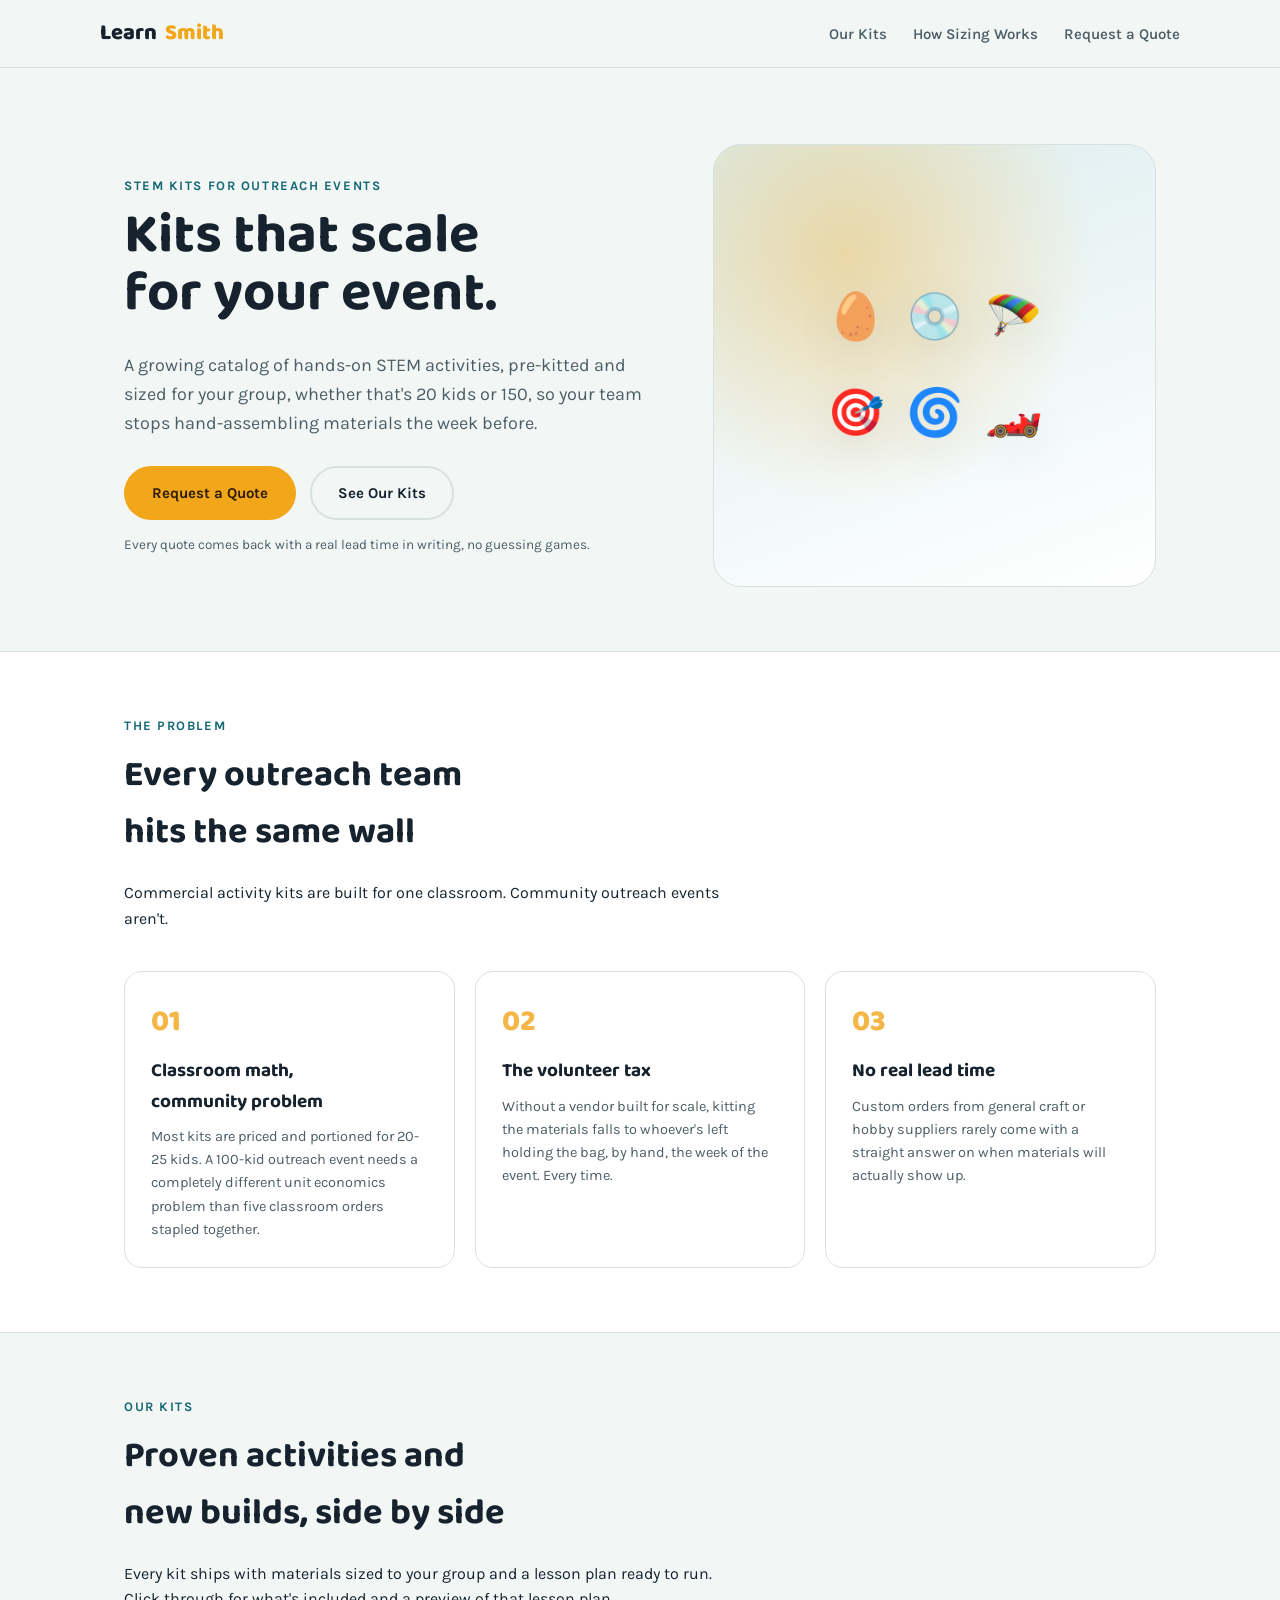
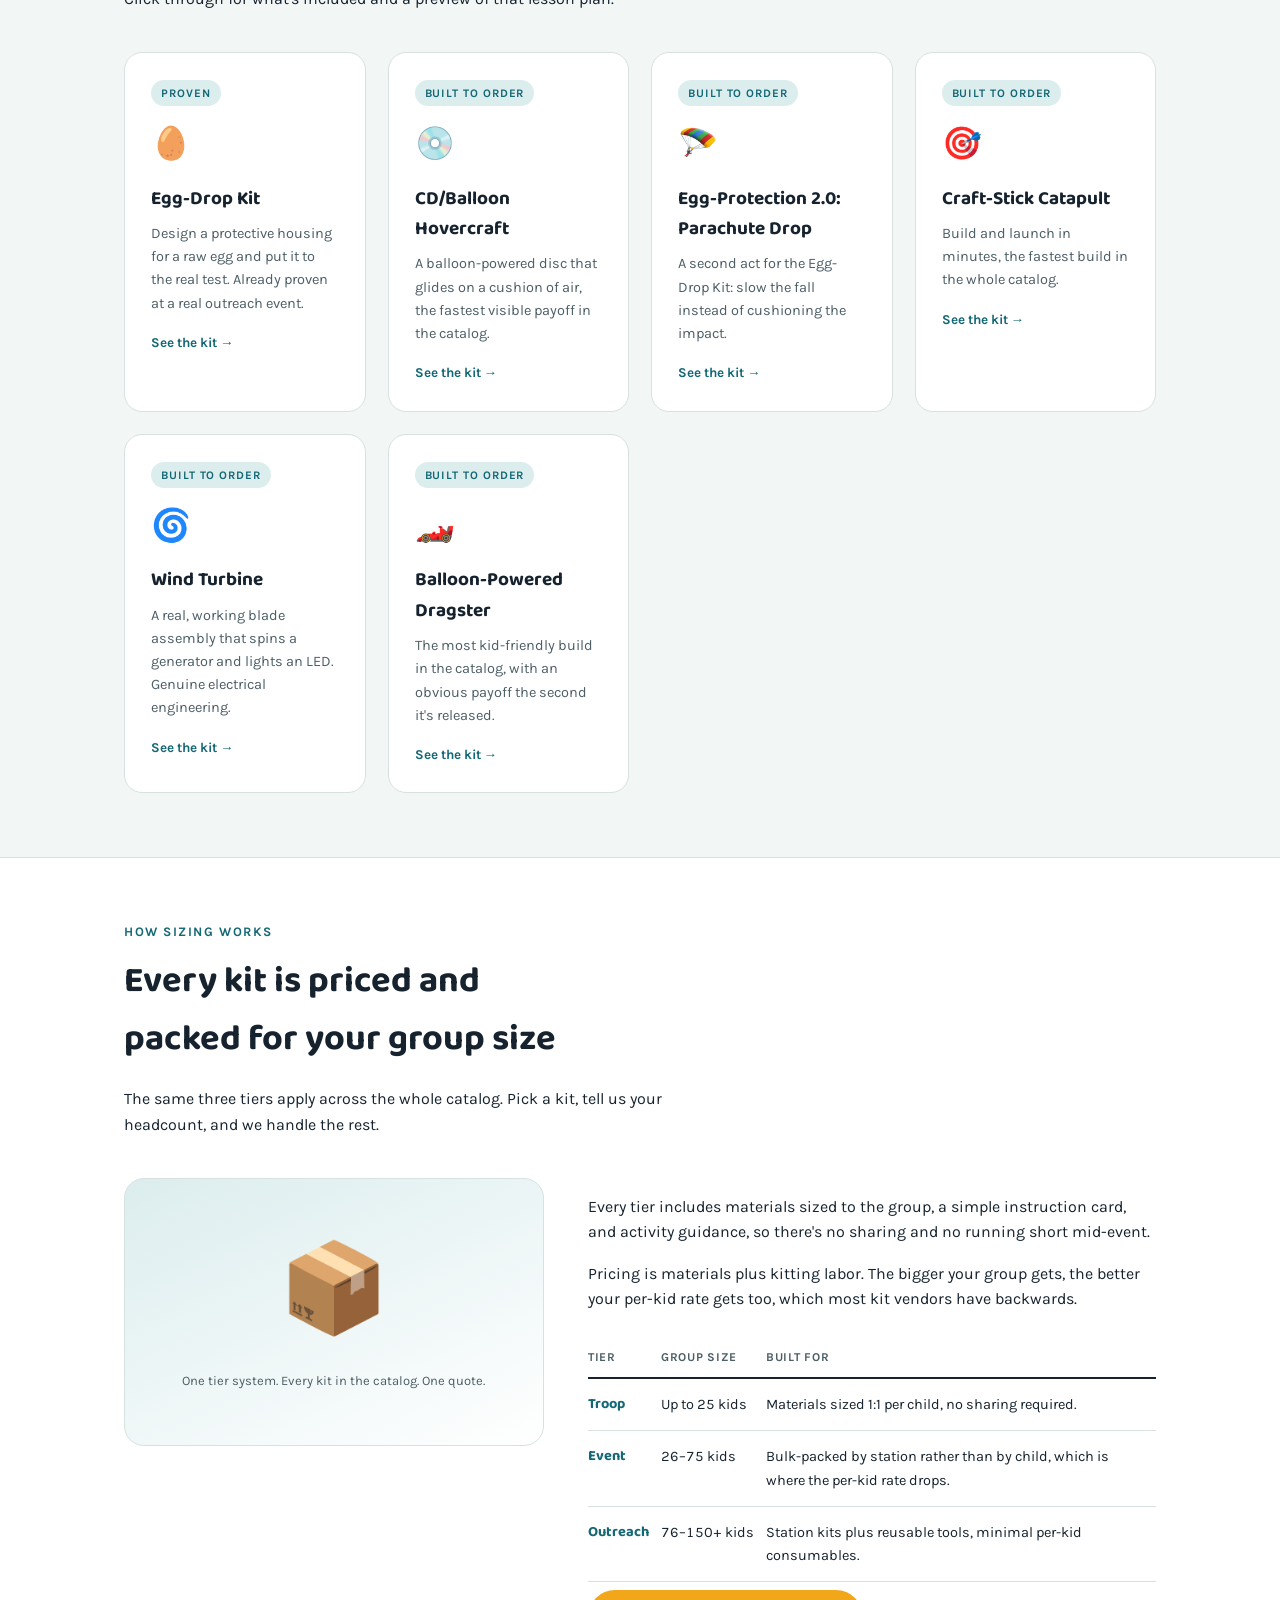
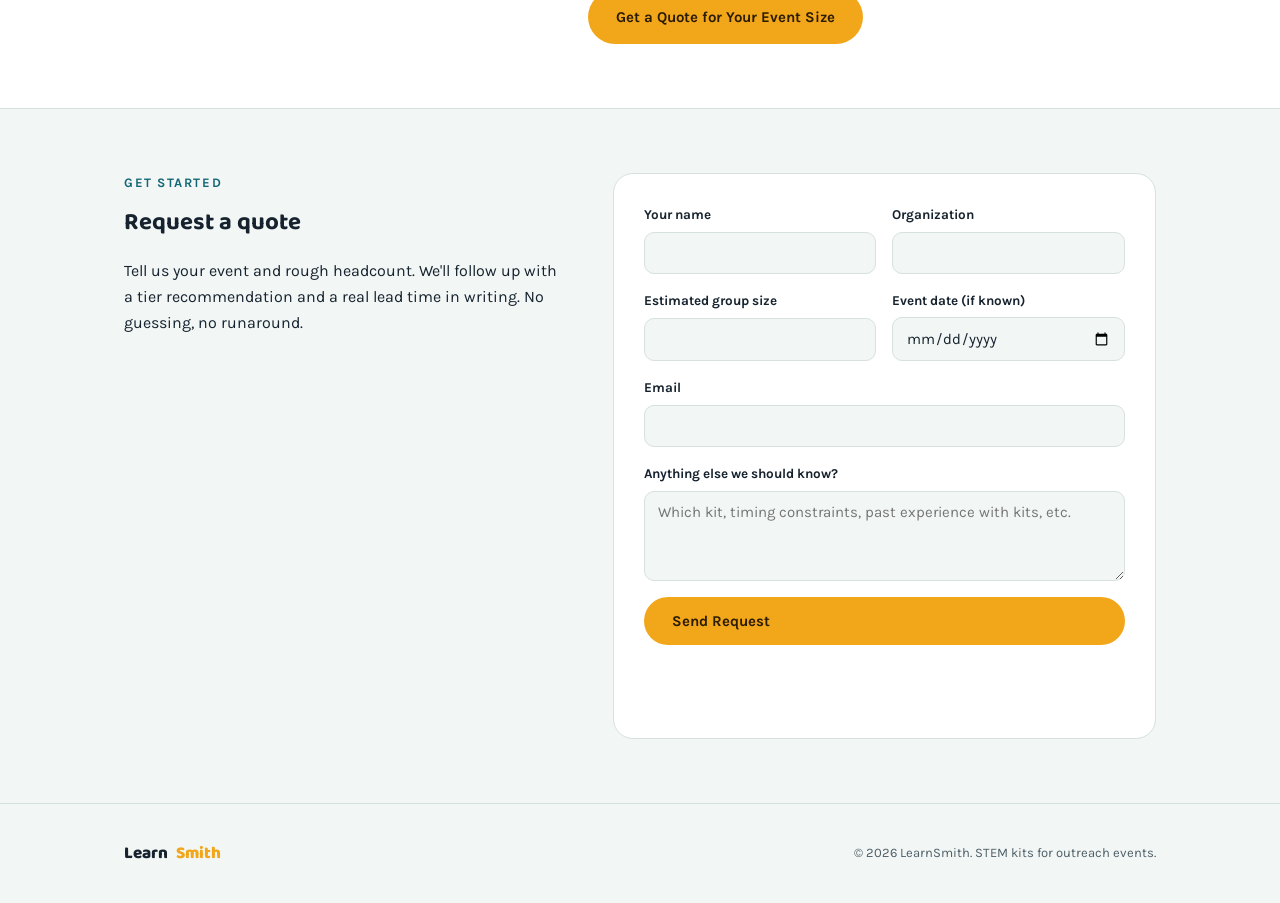
<file: index.html>
<!doctype html>
<html lang="en">
<head>
<meta charset="utf-8">
<meta name="viewport" content="width=device-width, initial-scale=1">
<title>LearnSmith | STEM Kits for Outreach Events, Sized for the Whole Room</title>
<meta name="description" content="A catalog of pre-kitted STEM activities for large-group outreach events. Group-size tiers, no dollar-per-classroom pricing, no assembling materials yourself the night before.">
<link rel="stylesheet" href="style.css">
</head>
<body>

<header class="site">
  <div class="wrap nav-row">
    <a class="brand" href="#top">Learn<span class="dot">Smith</span></a>
    <button class="nav-toggle" id="nav-toggle" aria-label="Toggle menu" aria-expanded="false" aria-controls="nav-links">
      <span></span>
    </button>
    <nav class="links" id="nav-links">
      <a href="#kits">Our Kits</a>
      <a href="#sizing">How Sizing Works</a>
      <a href="#quote">Request a Quote</a>
    </nav>
  </div>
</header>

<main id="top">

  <section class="hero">
    <div class="wrap hero-grid">
      <div>
        <p class="eyebrow">STEM Kits for Outreach Events</p>
        <h1>Kits that scale for your event.</h1>
        <p class="lede">A growing catalog of hands-on STEM activities, pre-kitted and sized for your group, whether that's 20 kids or 150, so your team stops hand-assembling materials the week before.</p>
        <div class="hero-actions">
          <a class="btn btn-primary" href="#quote">Request a Quote</a>
          <a class="btn btn-ghost" href="#kits">See Our Kits</a>
        </div>
        <p class="trust-line">Every quote comes back with a real lead time in writing, no guessing games.</p>
      </div>
      <div class="hero-art" aria-hidden="true">
        <div class="hero-icon-grid">
          <span>🥚</span><span>💿</span><span>🪂</span>
          <span>🎯</span><span>🌀</span><span>🏎️</span>
        </div>
      </div>
    </div>
  </section>

  <section class="alt">
    <div class="wrap">
      <div class="section-head">
        <p class="eyebrow">The Problem</p>
        <h2>Every outreach team hits the same wall</h2>
        <p>Commercial activity kits are built for one classroom. Community outreach events aren't.</p>
      </div>
      <div class="problem-grid">
        <div class="problem-card">
          <span class="index">01</span>
          <h3>Classroom math, community problem</h3>
          <p>Most kits are priced and portioned for 20-25 kids. A 100-kid outreach event needs a completely different unit economics problem than five classroom orders stapled together.</p>
        </div>
        <div class="problem-card">
          <span class="index">02</span>
          <h3>The volunteer tax</h3>
          <p>Without a vendor built for scale, kitting the materials falls to whoever's left holding the bag, by hand, the week of the event. Every time.</p>
        </div>
        <div class="problem-card">
          <span class="index">03</span>
          <h3>No real lead time</h3>
          <p>Custom orders from general craft or hobby suppliers rarely come with a straight answer on when materials will actually show up.</p>
        </div>
      </div>
    </div>
  </section>

  <section id="kits">
    <div class="wrap">
      <div class="section-head">
        <p class="eyebrow">Our Kits</p>
        <h2>Proven activities and new builds, side by side</h2>
        <p>Every kit ships with materials sized to your group and a lesson plan ready to run. Click through for what's included and a preview of that lesson plan.</p>
      </div>
      <div class="catalog-grid" id="kits-grid">
        <a class="catalog-card" href="kits/egg-drop.html">
          <span class="card-tag">Proven</span>
          <span class="glyph">🥚</span>
          <h3>Egg-Drop Kit</h3>
          <p>Design a protective housing for a raw egg and put it to the real test. Already proven at a real outreach event.</p>
          <span class="card-cta">See the kit &rarr;</span>
        </a>
        <a class="catalog-card" href="kits/hovercraft.html">
          <span class="card-tag">Built to Order</span>
          <span class="glyph">💿</span>
          <h3>CD/Balloon Hovercraft</h3>
          <p>A balloon-powered disc that glides on a cushion of air, the fastest visible payoff in the catalog.</p>
          <span class="card-cta">See the kit &rarr;</span>
        </a>
        <a class="catalog-card" href="kits/parachute-drop.html">
          <span class="card-tag">Built to Order</span>
          <span class="glyph">🪂</span>
          <h3>Egg-Protection 2.0: Parachute Drop</h3>
          <p>A second act for the Egg-Drop Kit: slow the fall instead of cushioning the impact.</p>
          <span class="card-cta">See the kit &rarr;</span>
        </a>
        <a class="catalog-card" href="kits/catapult.html">
          <span class="card-tag">Built to Order</span>
          <span class="glyph">🎯</span>
          <h3>Craft-Stick Catapult</h3>
          <p>Build and launch in minutes, the fastest build in the whole catalog.</p>
          <span class="card-cta">See the kit &rarr;</span>
        </a>
        <a class="catalog-card" href="kits/wind-turbine.html">
          <span class="card-tag">Built to Order</span>
          <span class="glyph">🌀</span>
          <h3>Wind Turbine</h3>
          <p>A real, working blade assembly that spins a generator and lights an LED. Genuine electrical engineering.</p>
          <span class="card-cta">See the kit &rarr;</span>
        </a>
        <a class="catalog-card" href="kits/dragster.html">
          <span class="card-tag">Built to Order</span>
          <span class="glyph">🏎️</span>
          <h3>Balloon-Powered Dragster</h3>
          <p>The most kid-friendly build in the catalog, with an obvious payoff the second it's released.</p>
          <span class="card-cta">See the kit &rarr;</span>
        </a>
      </div>
    </div>
  </section>

  <section class="alt" id="sizing">
    <div class="wrap">
      <div class="section-head">
        <p class="eyebrow">How Sizing Works</p>
        <h2>Every kit is priced and packed for your group size</h2>
        <p>The same three tiers apply across the whole catalog. Pick a kit, tell us your headcount, and we handle the rest.</p>
      </div>
      <div class="kit-layout">
        <div class="kit-media">
          <span class="icon-big">📦</span>
          <p class="caption">One tier system. Every kit in the catalog. One quote.</p>
        </div>
        <div>
          <p>Every tier includes materials sized to the group, a simple instruction card, and activity guidance, so there's no sharing and no running short mid-event.</p>
          <p>Pricing is materials plus kitting labor. The bigger your group gets, the better your per-kid rate gets too, which most kit vendors have backwards.</p>
          <div class="scroll-x">
            <table class="tier-table">
              <tr><th>Tier</th><th>Group size</th><th>Built for</th></tr>
              <tr>
                <td>Troop</td>
                <td class="size">Up to 25 kids</td>
                <td>Materials sized 1:1 per child, no sharing required.</td>
              </tr>
              <tr>
                <td>Event</td>
                <td class="size">26–75 kids</td>
                <td>Bulk-packed by station rather than by child, which is where the per-kid rate drops.</td>
              </tr>
              <tr>
                <td>Outreach</td>
                <td class="size">76–150+ kids</td>
                <td>Station kits plus reusable tools, minimal per-kid consumables.</td>
              </tr>
            </table>
          </div>
          <a class="btn btn-primary" href="#quote">Get a Quote for Your Event Size</a>
        </div>
      </div>
    </div>
  </section>

  <section id="quote">
    <div class="wrap">
      <div class="quote-layout">
        <div>
          <p class="eyebrow">Get Started</p>
          <h2>Request a quote</h2>
          <p>Tell us your event and rough headcount. We'll follow up with a tier recommendation and a real lead time in writing. No guessing, no runaround.</p>
        </div>
        <form id="quote-form" action="https://formspree.io/f/maewrdaj" method="POST">
          <div class="form-row">
            <div class="field">
              <label for="q-name">Your name</label>
              <input id="q-name" name="name" type="text" required>
            </div>
            <div class="field">
              <label for="q-org">Organization</label>
              <input id="q-org" name="organization" type="text" required>
            </div>
          </div>
          <div class="form-row">
            <div class="field">
              <label for="q-size">Estimated group size</label>
              <input id="q-size" name="group_size" type="number" min="1" required>
            </div>
            <div class="field">
              <label for="q-date">Event date (if known)</label>
              <input id="q-date" name="event_date" type="date">
            </div>
          </div>
          <div class="field">
            <label for="q-email">Email</label>
            <input id="q-email" name="email" type="email" required>
          </div>
          <div class="field">
            <label for="q-message">Anything else we should know?</label>
            <textarea id="q-message" name="message" placeholder="Which kit, timing constraints, past experience with kits, etc."></textarea>
          </div>
          <button class="btn btn-primary" type="submit">Send Request</button>
          <p id="quote-status" role="status" aria-live="polite"></p>
        </form>
      </div>
    </div>
  </section>

</main>

<footer class="site">
  <div class="wrap footer-row">
    <a class="brand small" href="#top">Learn<span class="dot">Smith</span></a>
    <small>&copy; 2026 LearnSmith. STEM kits for outreach events.</small>
  </div>
</footer>

<script src="script.js"></script>
</body>
</html>
</file>
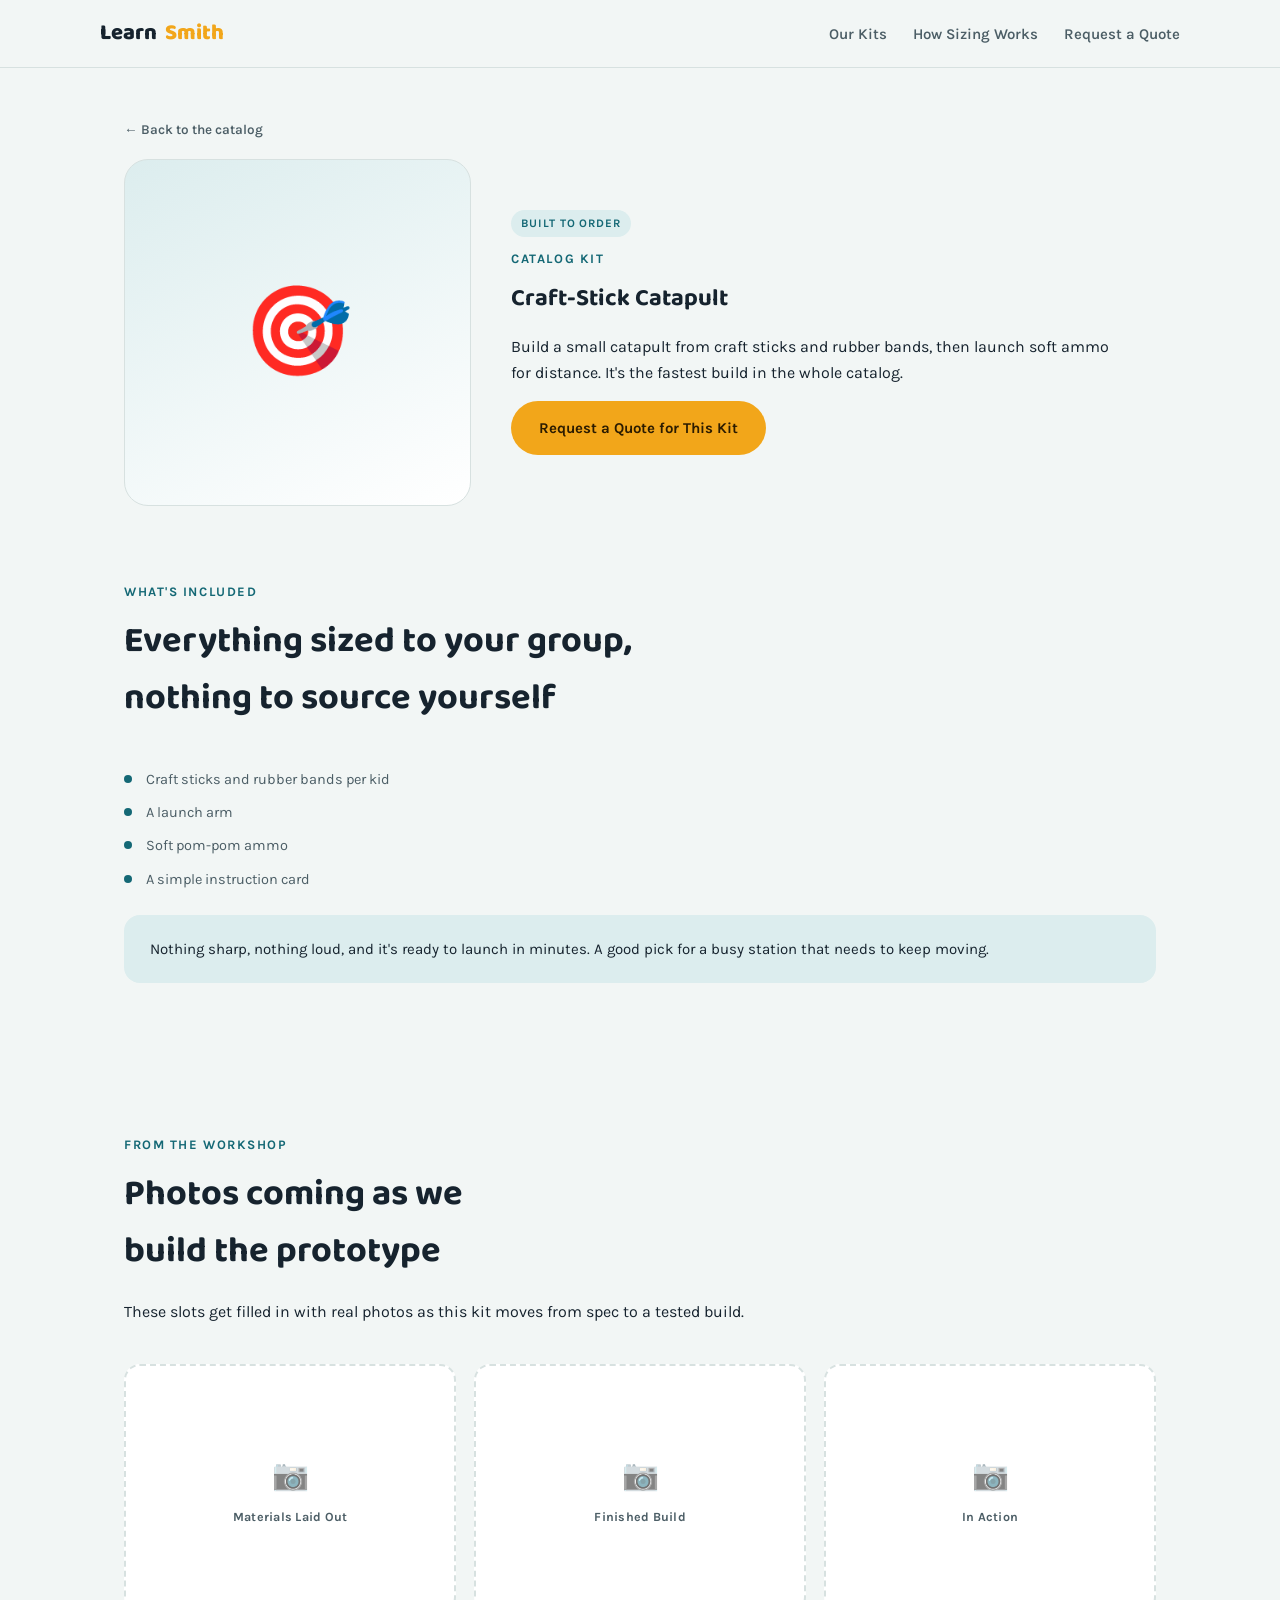
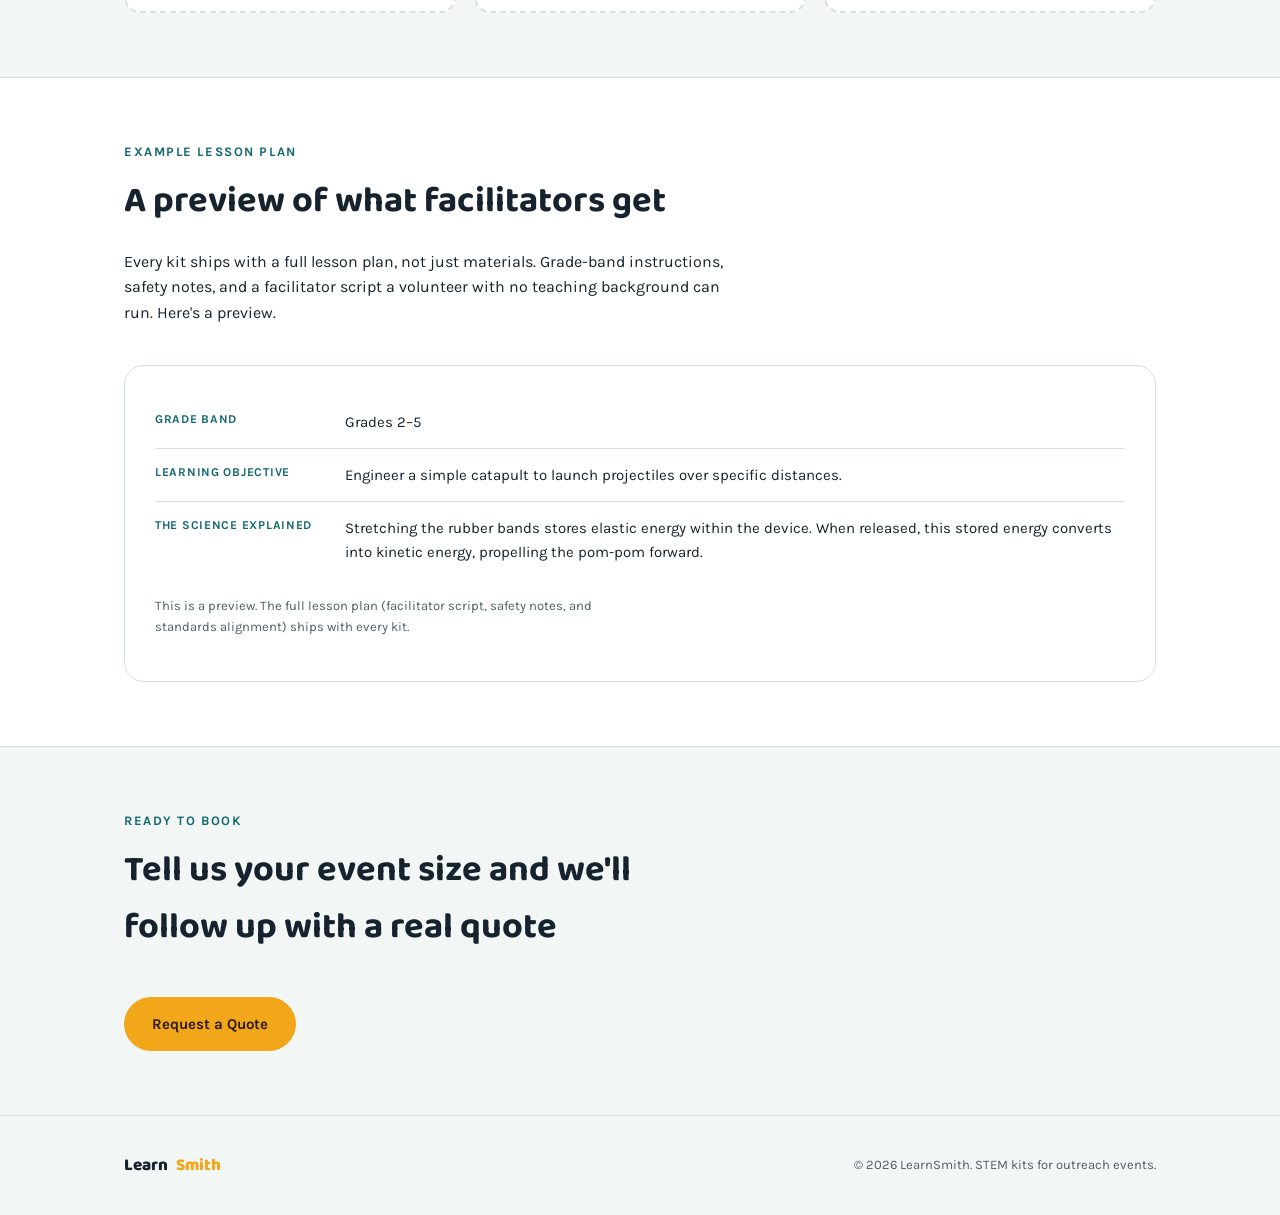
<file: kits/catapult.html>
<!doctype html>
<html lang="en">
<head>
<meta charset="utf-8">
<meta name="viewport" content="width=device-width, initial-scale=1">
<title>Craft-Stick Catapult | LearnSmith</title>
<meta name="description" content="Build a small catapult from craft sticks and rubber bands, then launch soft ammo for distance. The fastest build in the catalog.">
<link rel="stylesheet" href="../style.css">
</head>
<body>

<header class="site">
  <div class="wrap nav-row">
    <a class="brand" href="../index.html#top">Learn<span class="dot">Smith</span></a>
    <button class="nav-toggle" id="nav-toggle" aria-label="Toggle menu" aria-expanded="false" aria-controls="nav-links">
      <span></span>
    </button>
    <nav class="links" id="nav-links">
      <a href="../index.html#kits">Our Kits</a>
      <a href="../index.html#sizing">How Sizing Works</a>
      <a href="../index.html#quote">Request a Quote</a>
    </nav>
  </div>
</header>

<main>

  <section class="kit-hero">
    <div class="wrap">
      <a class="breadcrumb" href="../index.html#kits">&larr; Back to the catalog</a>
      <div class="kit-hero-grid">
        <div class="kit-icon-plate" aria-hidden="true">🎯</div>
        <div>
          <span class="card-tag">Built to Order</span>
          <p class="eyebrow">Catalog Kit</p>
          <h1>Craft-Stick Catapult</h1>
          <p class="lede">Build a small catapult from craft sticks and rubber bands, then launch soft ammo for distance. It's the fastest build in the whole catalog.</p>
          <a class="btn btn-primary" href="../index.html#quote">Request a Quote for This Kit</a>
        </div>
      </div>
    </div>
  </section>

  <section>
    <div class="wrap">
      <div class="section-head">
        <p class="eyebrow">What's Included</p>
        <h2>Everything sized to your group, nothing to source yourself</h2>
      </div>
      <ul class="spec-list">
        <li>Craft sticks and rubber bands per kid</li>
        <li>A launch arm</li>
        <li>Soft pom-pom ammo</li>
        <li>A simple instruction card</li>
      </ul>
      <div class="fit-callout">
        <p>Nothing sharp, nothing loud, and it's ready to launch in minutes. A good pick for a busy station that needs to keep moving.</p>
      </div>
    </div>
  </section>

  <section>
    <div class="wrap">
      <div class="section-head">
        <p class="eyebrow">From the Workshop</p>
        <h2>Photos coming as we build the prototype</h2>
        <p>These slots get filled in with real photos as this kit moves from spec to a tested build.</p>
      </div>
      <div class="photo-grid">
        <div class="photo-placeholder">
          <span class="camera-icon" aria-hidden="true">📷</span>
          <span class="label">Materials Laid Out</span>
        </div>
        <div class="photo-placeholder">
          <span class="camera-icon" aria-hidden="true">📷</span>
          <span class="label">Finished Build</span>
        </div>
        <div class="photo-placeholder">
          <span class="camera-icon" aria-hidden="true">📷</span>
          <span class="label">In Action</span>
        </div>
      </div>
    </div>
  </section>

  <section class="alt">
    <div class="wrap">
      <div class="section-head">
        <p class="eyebrow">Example Lesson Plan</p>
        <h2>A preview of what facilitators get</h2>
        <p>Every kit ships with a full lesson plan, not just materials. Grade-band instructions, safety notes, and a facilitator script a volunteer with no teaching background can run. Here's a preview.</p>
      </div>
      <div class="lesson-preview">
        <div class="lp-row">
          <span class="lp-label">Grade Band</span>
          <p class="lp-value">Grades 2–5</p>
        </div>
        <div class="lp-row">
          <span class="lp-label">Learning Objective</span>
          <p class="lp-value">Engineer a simple catapult to launch projectiles over specific distances.</p>
        </div>
        <div class="lp-row">
          <span class="lp-label">The Science Explained</span>
          <p class="lp-value">Stretching the rubber bands stores elastic energy within the device. When released, this stored energy converts into kinetic energy, propelling the pom-pom forward.</p>
        </div>
        <p class="lesson-note">This is a preview. The full lesson plan (facilitator script, safety notes, and standards alignment) ships with every kit.</p>
      </div>
    </div>
  </section>

  <section>
    <div class="wrap">
      <div class="section-head">
        <p class="eyebrow">Ready to Book</p>
        <h2>Tell us your event size and we'll follow up with a real quote</h2>
      </div>
      <a class="btn btn-primary" href="../index.html#quote">Request a Quote</a>
    </div>
  </section>

</main>

<footer class="site">
  <div class="wrap footer-row">
    <a class="brand small" href="../index.html#top">Learn<span class="dot">Smith</span></a>
    <small>&copy; 2026 LearnSmith. STEM kits for outreach events.</small>
  </div>
</footer>

<script src="../script.js"></script>
</body>
</html>
</file>
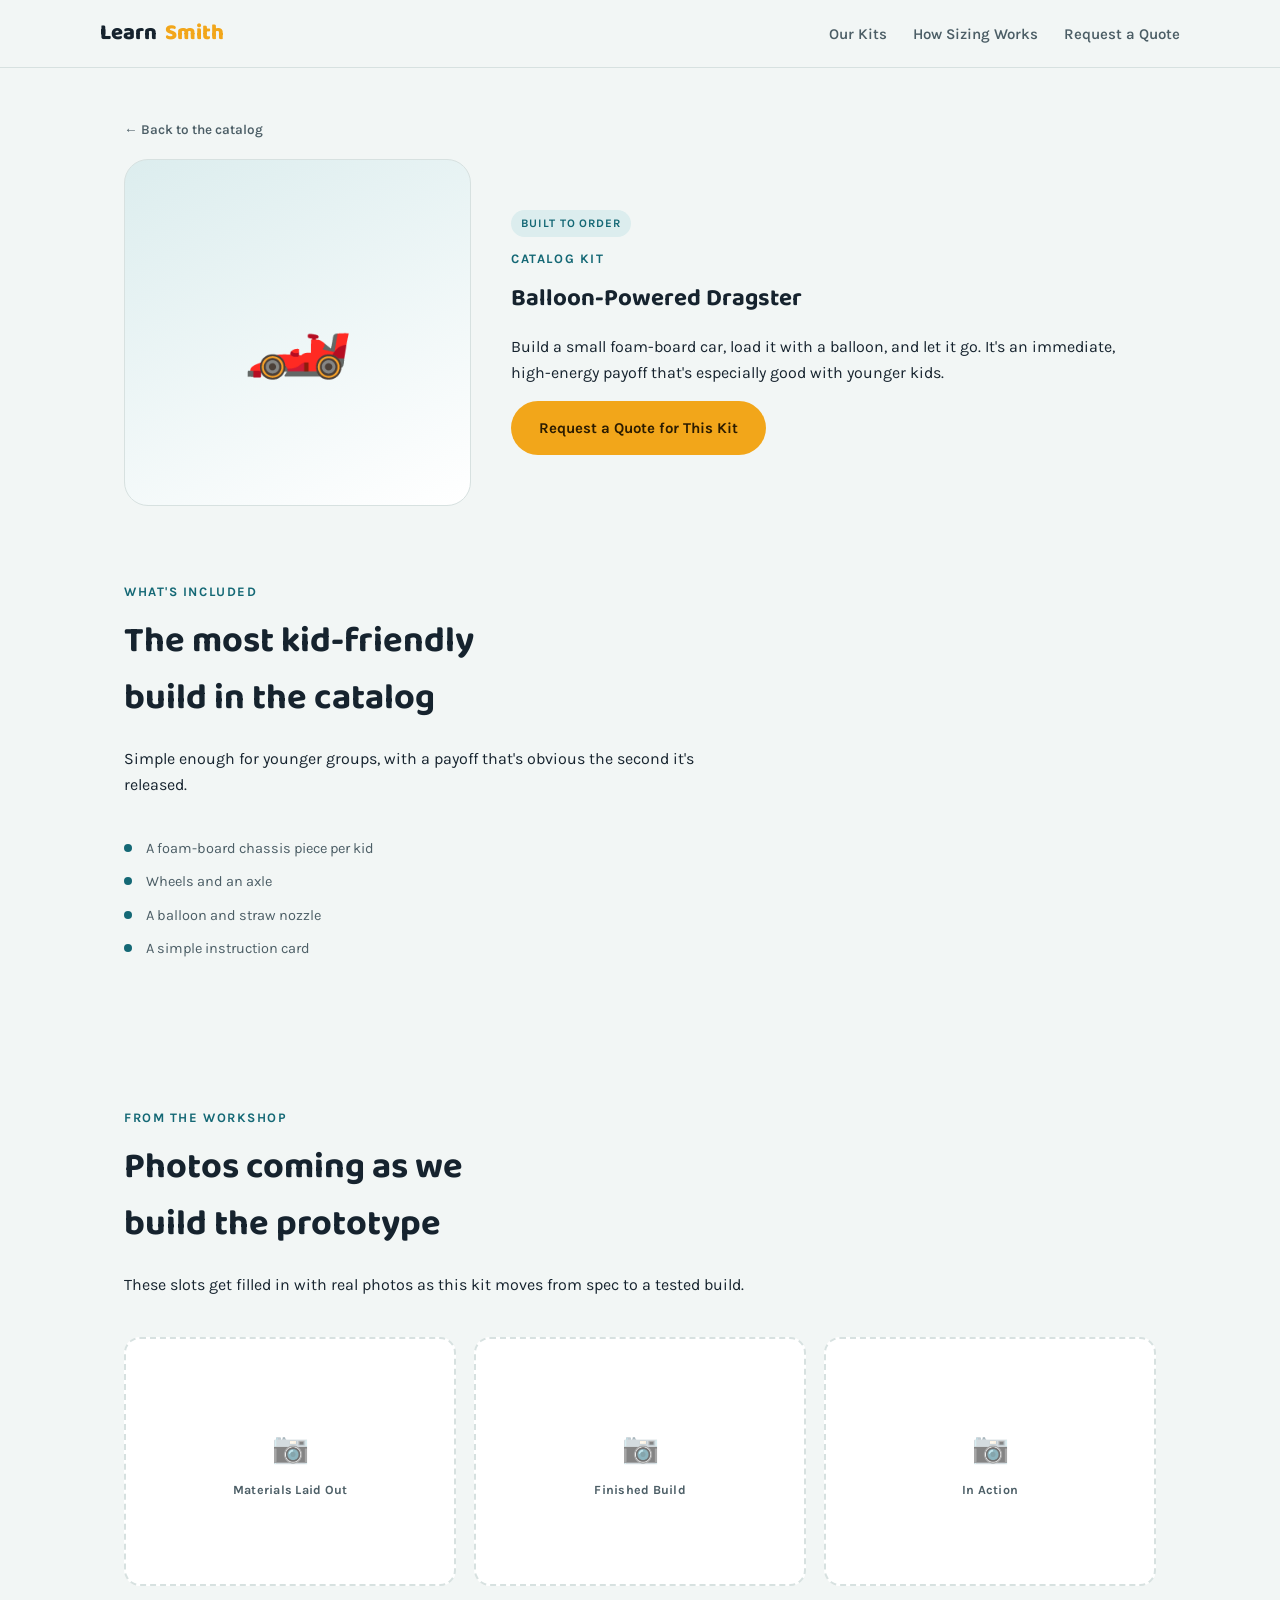
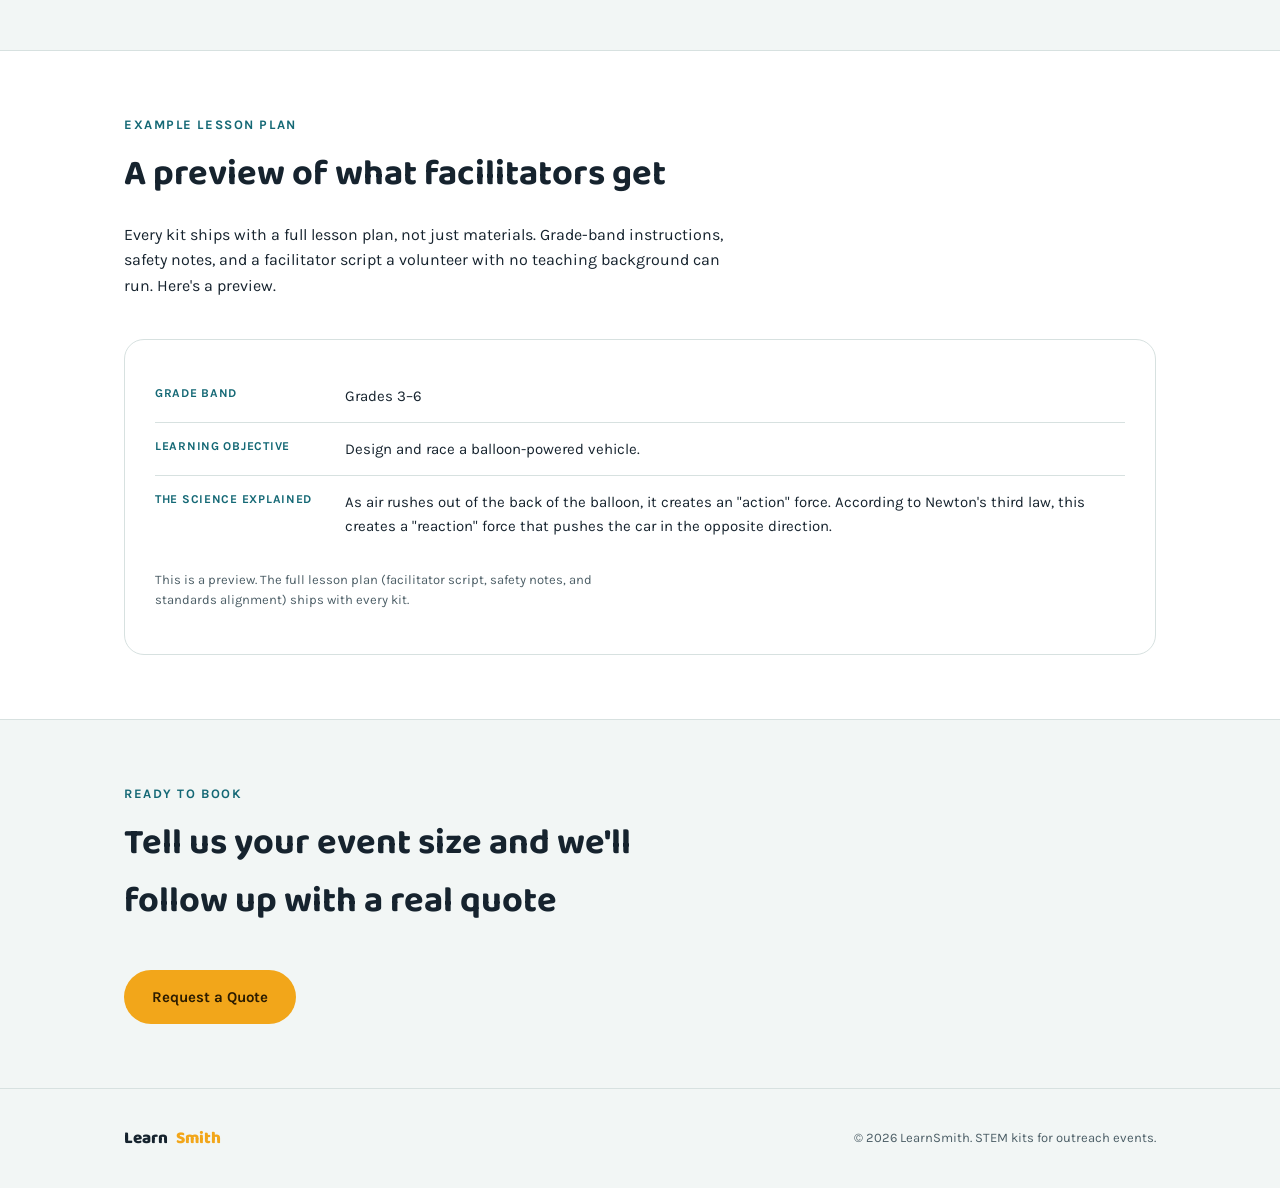
<file: kits/dragster.html>
<!doctype html>
<html lang="en">
<head>
<meta charset="utf-8">
<meta name="viewport" content="width=device-width, initial-scale=1">
<title>Balloon-Powered Dragster | LearnSmith</title>
<meta name="description" content="Build a small foam-board car, load it with a balloon, and let it go. An immediate, high-energy payoff, especially good with younger kids.">
<link rel="stylesheet" href="../style.css">
</head>
<body>

<header class="site">
  <div class="wrap nav-row">
    <a class="brand" href="../index.html#top">Learn<span class="dot">Smith</span></a>
    <button class="nav-toggle" id="nav-toggle" aria-label="Toggle menu" aria-expanded="false" aria-controls="nav-links">
      <span></span>
    </button>
    <nav class="links" id="nav-links">
      <a href="../index.html#kits">Our Kits</a>
      <a href="../index.html#sizing">How Sizing Works</a>
      <a href="../index.html#quote">Request a Quote</a>
    </nav>
  </div>
</header>

<main>

  <section class="kit-hero">
    <div class="wrap">
      <a class="breadcrumb" href="../index.html#kits">&larr; Back to the catalog</a>
      <div class="kit-hero-grid">
        <div class="kit-icon-plate" aria-hidden="true">🏎️</div>
        <div>
          <span class="card-tag">Built to Order</span>
          <p class="eyebrow">Catalog Kit</p>
          <h1>Balloon-Powered Dragster</h1>
          <p class="lede">Build a small foam-board car, load it with a balloon, and let it go. It's an immediate, high-energy payoff that's especially good with younger kids.</p>
          <a class="btn btn-primary" href="../index.html#quote">Request a Quote for This Kit</a>
        </div>
      </div>
    </div>
  </section>

  <section>
    <div class="wrap">
      <div class="section-head">
        <p class="eyebrow">What's Included</p>
        <h2>The most kid-friendly build in the catalog</h2>
        <p>Simple enough for younger groups, with a payoff that's obvious the second it's released.</p>
      </div>
      <ul class="spec-list">
        <li>A foam-board chassis piece per kid</li>
        <li>Wheels and an axle</li>
        <li>A balloon and straw nozzle</li>
        <li>A simple instruction card</li>
      </ul>
    </div>
  </section>

  <section>
    <div class="wrap">
      <div class="section-head">
        <p class="eyebrow">From the Workshop</p>
        <h2>Photos coming as we build the prototype</h2>
        <p>These slots get filled in with real photos as this kit moves from spec to a tested build.</p>
      </div>
      <div class="photo-grid">
        <div class="photo-placeholder">
          <span class="camera-icon" aria-hidden="true">📷</span>
          <span class="label">Materials Laid Out</span>
        </div>
        <div class="photo-placeholder">
          <span class="camera-icon" aria-hidden="true">📷</span>
          <span class="label">Finished Build</span>
        </div>
        <div class="photo-placeholder">
          <span class="camera-icon" aria-hidden="true">📷</span>
          <span class="label">In Action</span>
        </div>
      </div>
    </div>
  </section>

  <section class="alt">
    <div class="wrap">
      <div class="section-head">
        <p class="eyebrow">Example Lesson Plan</p>
        <h2>A preview of what facilitators get</h2>
        <p>Every kit ships with a full lesson plan, not just materials. Grade-band instructions, safety notes, and a facilitator script a volunteer with no teaching background can run. Here's a preview.</p>
      </div>
      <div class="lesson-preview">
        <div class="lp-row">
          <span class="lp-label">Grade Band</span>
          <p class="lp-value">Grades 3–6</p>
        </div>
        <div class="lp-row">
          <span class="lp-label">Learning Objective</span>
          <p class="lp-value">Design and race a balloon-powered vehicle.</p>
        </div>
        <div class="lp-row">
          <span class="lp-label">The Science Explained</span>
          <p class="lp-value">As air rushes out of the back of the balloon, it creates an "action" force. According to Newton's third law, this creates a "reaction" force that pushes the car in the opposite direction.</p>
        </div>
        <p class="lesson-note">This is a preview. The full lesson plan (facilitator script, safety notes, and standards alignment) ships with every kit.</p>
      </div>
    </div>
  </section>

  <section>
    <div class="wrap">
      <div class="section-head">
        <p class="eyebrow">Ready to Book</p>
        <h2>Tell us your event size and we'll follow up with a real quote</h2>
      </div>
      <a class="btn btn-primary" href="../index.html#quote">Request a Quote</a>
    </div>
  </section>

</main>

<footer class="site">
  <div class="wrap footer-row">
    <a class="brand small" href="../index.html#top">Learn<span class="dot">Smith</span></a>
    <small>&copy; 2026 LearnSmith. STEM kits for outreach events.</small>
  </div>
</footer>

<script src="../script.js"></script>
</body>
</html>
</file>
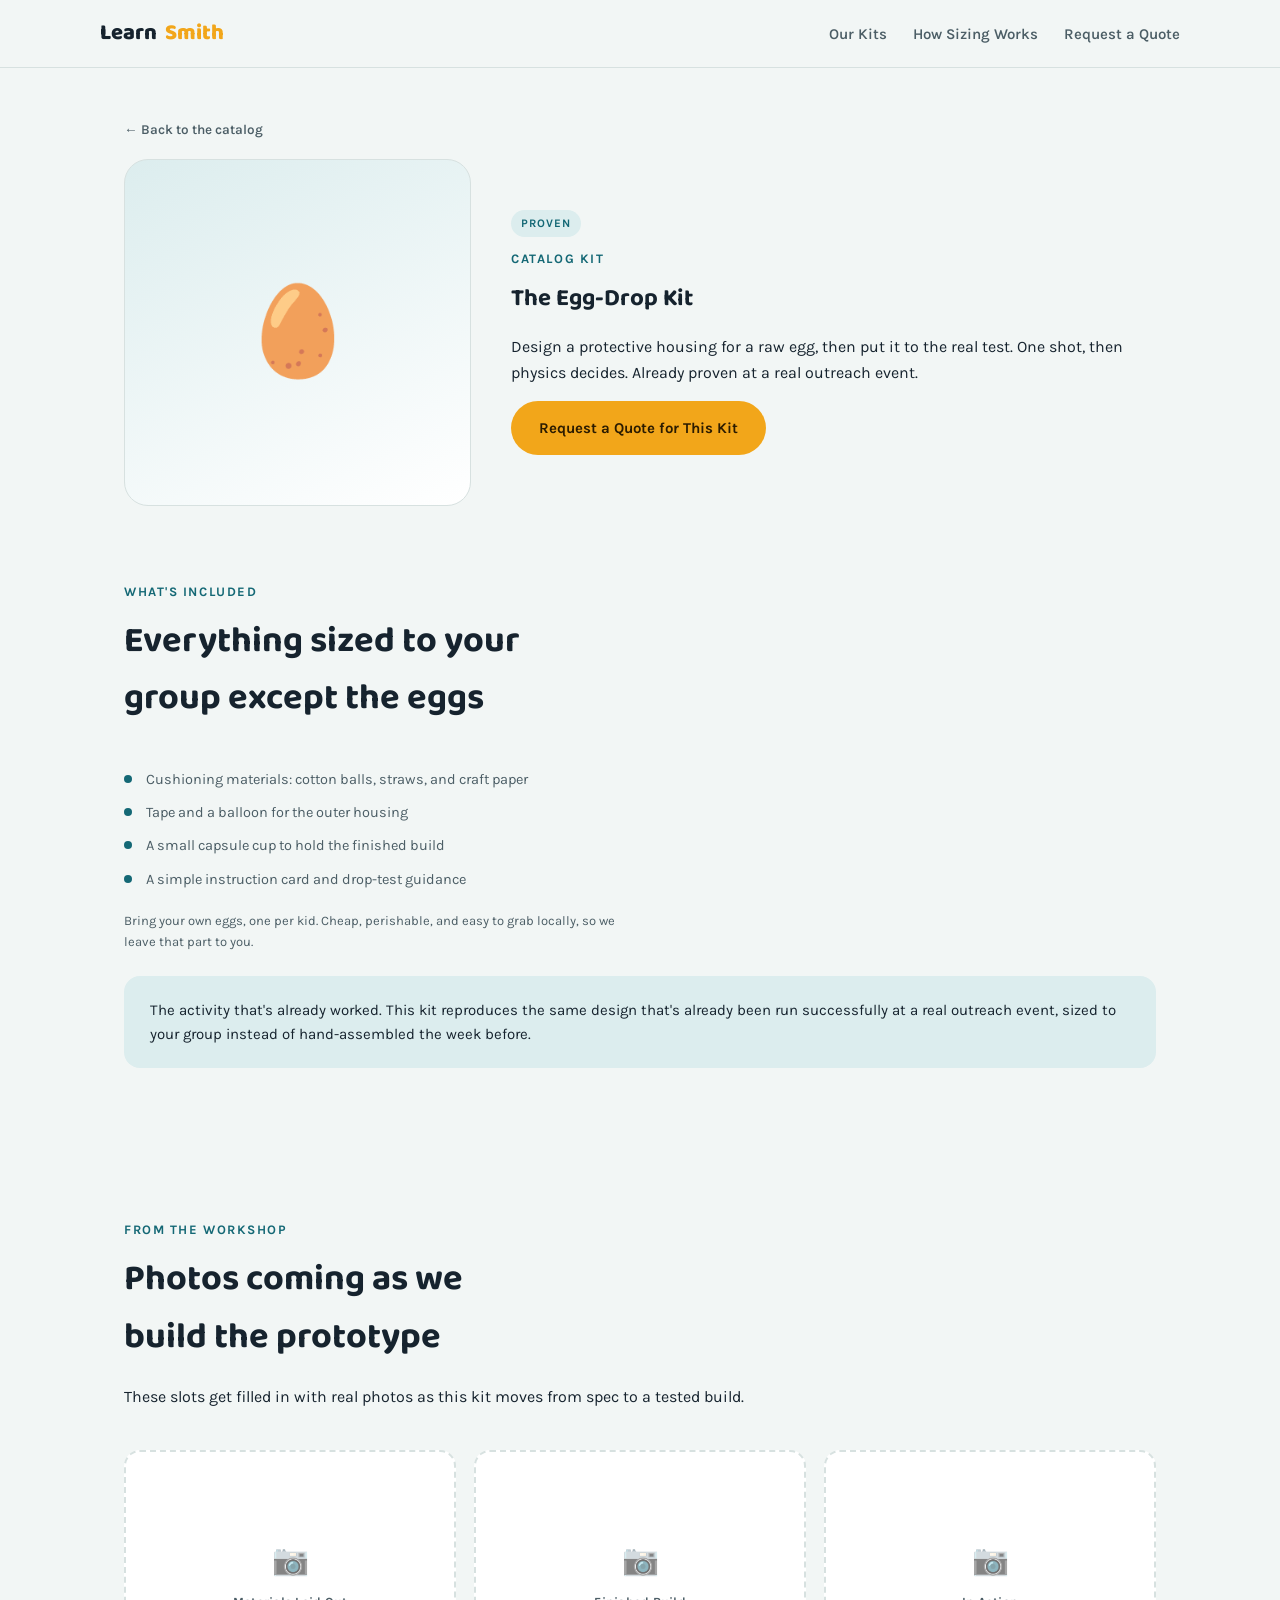
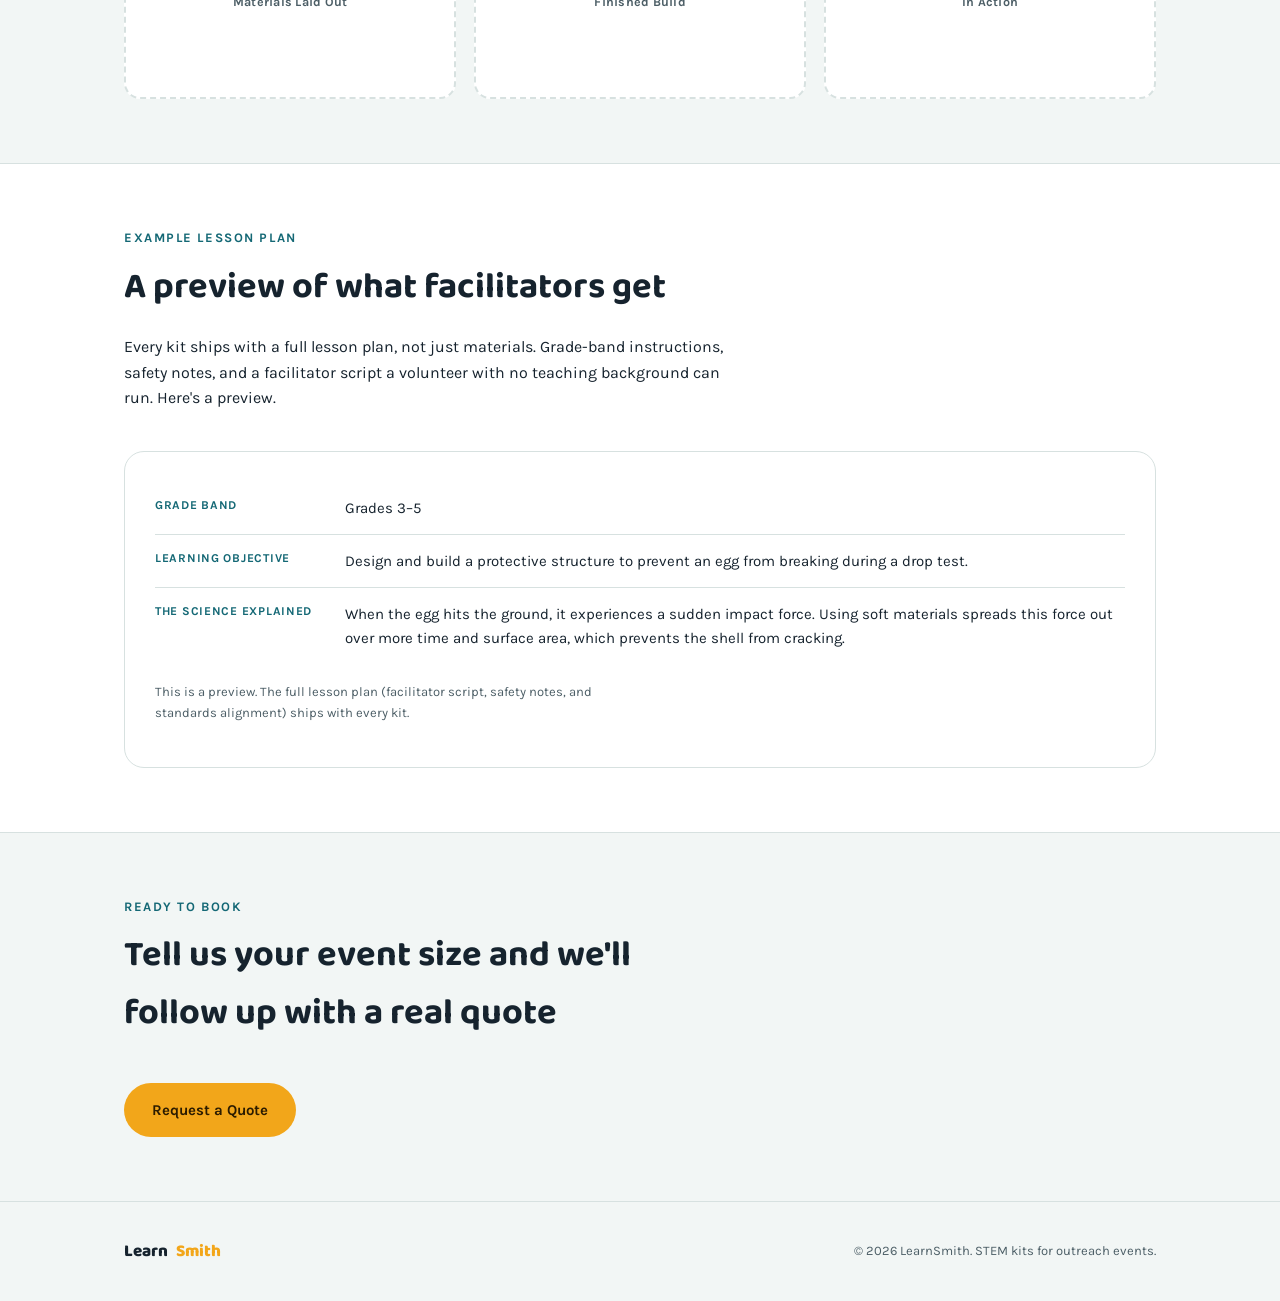
<file: kits/egg-drop.html>
<!doctype html>
<html lang="en">
<head>
<meta charset="utf-8">
<meta name="viewport" content="width=device-width, initial-scale=1">
<title>The Egg-Drop Kit | LearnSmith</title>
<meta name="description" content="Design a protective housing for a raw egg, then put it to the real test. LearnSmith's proven STEM kit, sized to your event.">
<link rel="stylesheet" href="../style.css">
</head>
<body>

<header class="site">
  <div class="wrap nav-row">
    <a class="brand" href="../index.html#top">Learn<span class="dot">Smith</span></a>
    <button class="nav-toggle" id="nav-toggle" aria-label="Toggle menu" aria-expanded="false" aria-controls="nav-links">
      <span></span>
    </button>
    <nav class="links" id="nav-links">
      <a href="../index.html#kits">Our Kits</a>
      <a href="../index.html#sizing">How Sizing Works</a>
      <a href="../index.html#quote">Request a Quote</a>
    </nav>
  </div>
</header>

<main>

  <section class="kit-hero">
    <div class="wrap">
      <a class="breadcrumb" href="../index.html#kits">&larr; Back to the catalog</a>
      <div class="kit-hero-grid">
        <div class="kit-icon-plate" aria-hidden="true">🥚</div>
        <div>
          <span class="card-tag">Proven</span>
          <p class="eyebrow">Catalog Kit</p>
          <h1>The Egg-Drop Kit</h1>
          <p class="lede">Design a protective housing for a raw egg, then put it to the real test. One shot, then physics decides. Already proven at a real outreach event.</p>
          <a class="btn btn-primary" href="../index.html#quote">Request a Quote for This Kit</a>
        </div>
      </div>
    </div>
  </section>

  <section>
    <div class="wrap">
      <div class="section-head">
        <p class="eyebrow">What's Included</p>
        <h2>Everything sized to your group except the eggs</h2>
      </div>
      <ul class="spec-list">
        <li>Cushioning materials: cotton balls, straws, and craft paper</li>
        <li>Tape and a balloon for the outer housing</li>
        <li>A small capsule cup to hold the finished build</li>
        <li>A simple instruction card and drop-test guidance</li>
      </ul>
      <p class="lesson-note">Bring your own eggs, one per kid. Cheap, perishable, and easy to grab locally, so we leave that part to you.</p>
      <div class="fit-callout">
        <p>The activity that's already worked. This kit reproduces the same design that's already been run successfully at a real outreach event, sized to your group instead of hand-assembled the week before.</p>
      </div>
    </div>
  </section>

  <section>
    <div class="wrap">
      <div class="section-head">
        <p class="eyebrow">From the Workshop</p>
        <h2>Photos coming as we build the prototype</h2>
        <p>These slots get filled in with real photos as this kit moves from spec to a tested build.</p>
      </div>
      <div class="photo-grid">
        <div class="photo-placeholder">
          <span class="camera-icon" aria-hidden="true">📷</span>
          <span class="label">Materials Laid Out</span>
        </div>
        <div class="photo-placeholder">
          <span class="camera-icon" aria-hidden="true">📷</span>
          <span class="label">Finished Build</span>
        </div>
        <div class="photo-placeholder">
          <span class="camera-icon" aria-hidden="true">📷</span>
          <span class="label">In Action</span>
        </div>
      </div>
    </div>
  </section>

  <section class="alt">
    <div class="wrap">
      <div class="section-head">
        <p class="eyebrow">Example Lesson Plan</p>
        <h2>A preview of what facilitators get</h2>
        <p>Every kit ships with a full lesson plan, not just materials. Grade-band instructions, safety notes, and a facilitator script a volunteer with no teaching background can run. Here's a preview.</p>
      </div>
      <div class="lesson-preview">
        <div class="lp-row">
          <span class="lp-label">Grade Band</span>
          <p class="lp-value">Grades 3–5</p>
        </div>
        <div class="lp-row">
          <span class="lp-label">Learning Objective</span>
          <p class="lp-value">Design and build a protective structure to prevent an egg from breaking during a drop test.</p>
        </div>
        <div class="lp-row">
          <span class="lp-label">The Science Explained</span>
          <p class="lp-value">When the egg hits the ground, it experiences a sudden impact force. Using soft materials spreads this force out over more time and surface area, which prevents the shell from cracking.</p>
        </div>
        <p class="lesson-note">This is a preview. The full lesson plan (facilitator script, safety notes, and standards alignment) ships with every kit.</p>
      </div>
    </div>
  </section>

  <section>
    <div class="wrap">
      <div class="section-head">
        <p class="eyebrow">Ready to Book</p>
        <h2>Tell us your event size and we'll follow up with a real quote</h2>
      </div>
      <a class="btn btn-primary" href="../index.html#quote">Request a Quote</a>
    </div>
  </section>

</main>

<footer class="site">
  <div class="wrap footer-row">
    <a class="brand small" href="../index.html#top">Learn<span class="dot">Smith</span></a>
    <small>&copy; 2026 LearnSmith. STEM kits for outreach events.</small>
  </div>
</footer>

<script src="../script.js"></script>
</body>
</html>
</file>
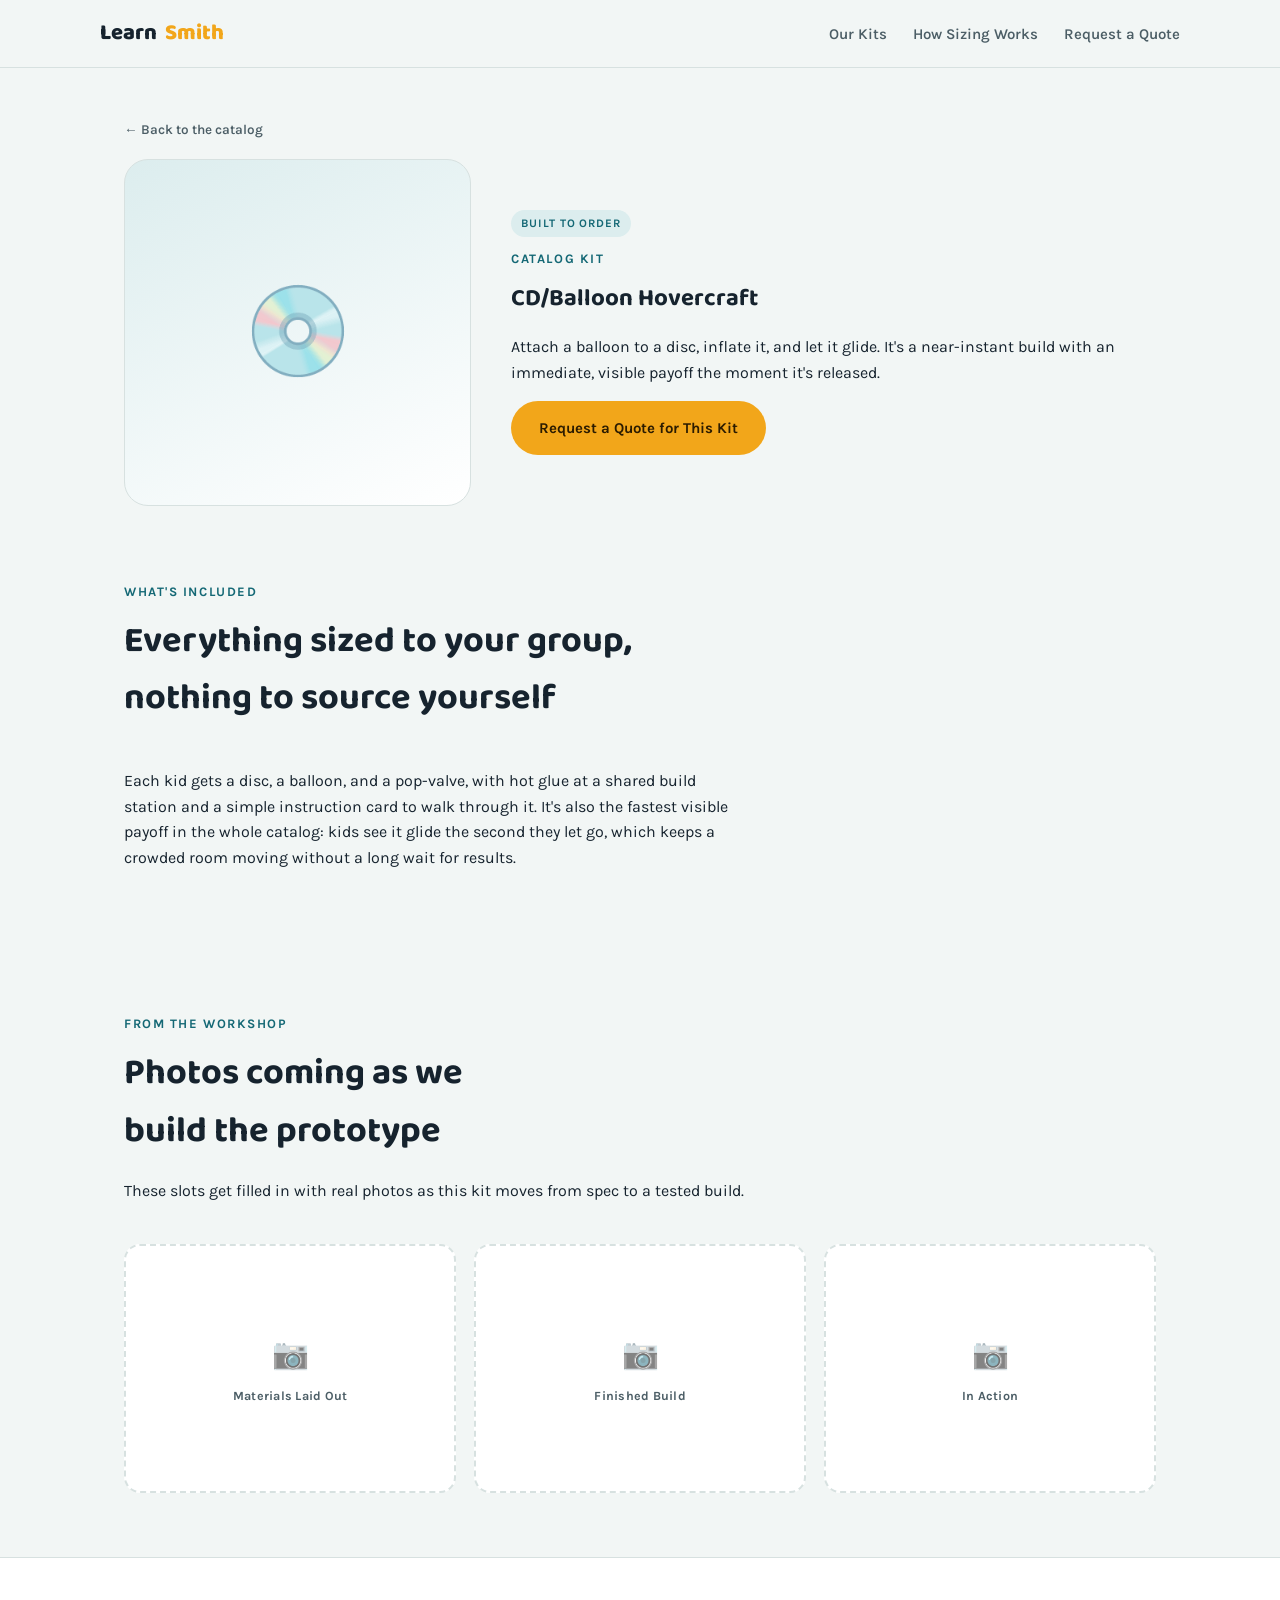
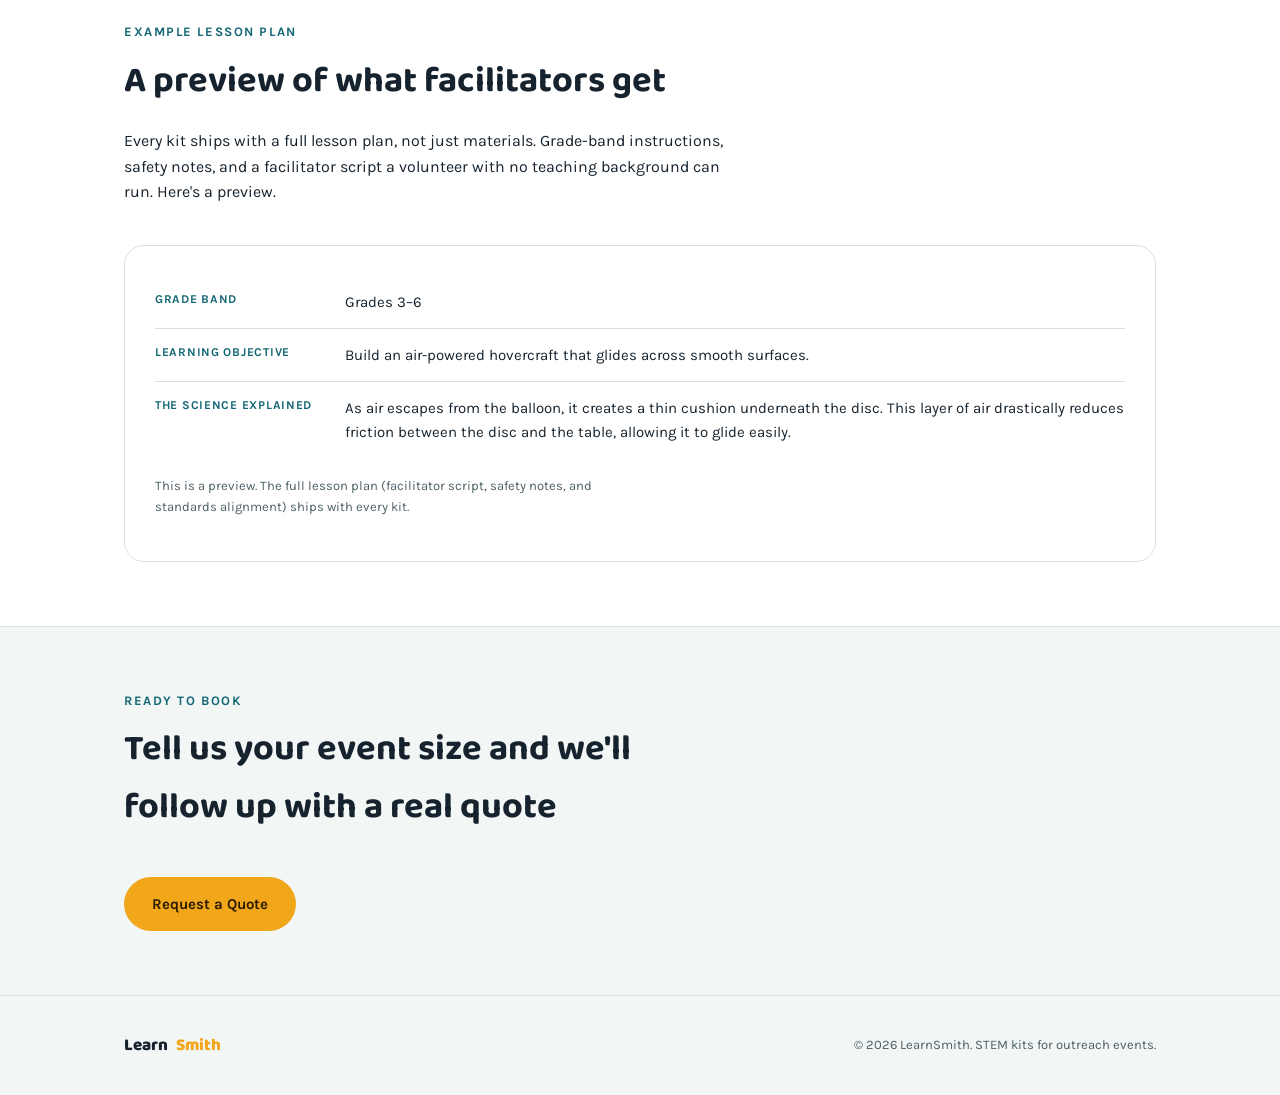
<file: kits/hovercraft.html>
<!doctype html>
<html lang="en">
<head>
<meta charset="utf-8">
<meta name="viewport" content="width=device-width, initial-scale=1">
<title>CD/Balloon Hovercraft | LearnSmith</title>
<meta name="description" content="Attach a balloon to a disc, inflate it, and let it glide on a cushion of air. A fast, near-instant build for outreach events.">
<link rel="stylesheet" href="../style.css">
</head>
<body>

<header class="site">
  <div class="wrap nav-row">
    <a class="brand" href="../index.html#top">Learn<span class="dot">Smith</span></a>
    <button class="nav-toggle" id="nav-toggle" aria-label="Toggle menu" aria-expanded="false" aria-controls="nav-links">
      <span></span>
    </button>
    <nav class="links" id="nav-links">
      <a href="../index.html#kits">Our Kits</a>
      <a href="../index.html#sizing">How Sizing Works</a>
      <a href="../index.html#quote">Request a Quote</a>
    </nav>
  </div>
</header>

<main>

  <section class="kit-hero">
    <div class="wrap">
      <a class="breadcrumb" href="../index.html#kits">&larr; Back to the catalog</a>
      <div class="kit-hero-grid">
        <div class="kit-icon-plate" aria-hidden="true">💿</div>
        <div>
          <span class="card-tag">Built to Order</span>
          <p class="eyebrow">Catalog Kit</p>
          <h1>CD/Balloon Hovercraft</h1>
          <p class="lede">Attach a balloon to a disc, inflate it, and let it glide. It's a near-instant build with an immediate, visible payoff the moment it's released.</p>
          <a class="btn btn-primary" href="../index.html#quote">Request a Quote for This Kit</a>
        </div>
      </div>
    </div>
  </section>

  <section>
    <div class="wrap">
      <div class="section-head">
        <p class="eyebrow">What's Included</p>
        <h2>Everything sized to your group, nothing to source yourself</h2>
      </div>
      <p>Each kid gets a disc, a balloon, and a pop-valve, with hot glue at a shared build station and a simple instruction card to walk through it. It's also the fastest visible payoff in the whole catalog: kids see it glide the second they let go, which keeps a crowded room moving without a long wait for results.</p>
    </div>
  </section>

  <section>
    <div class="wrap">
      <div class="section-head">
        <p class="eyebrow">From the Workshop</p>
        <h2>Photos coming as we build the prototype</h2>
        <p>These slots get filled in with real photos as this kit moves from spec to a tested build.</p>
      </div>
      <div class="photo-grid">
        <div class="photo-placeholder">
          <span class="camera-icon" aria-hidden="true">📷</span>
          <span class="label">Materials Laid Out</span>
        </div>
        <div class="photo-placeholder">
          <span class="camera-icon" aria-hidden="true">📷</span>
          <span class="label">Finished Build</span>
        </div>
        <div class="photo-placeholder">
          <span class="camera-icon" aria-hidden="true">📷</span>
          <span class="label">In Action</span>
        </div>
      </div>
    </div>
  </section>

  <section class="alt">
    <div class="wrap">
      <div class="section-head">
        <p class="eyebrow">Example Lesson Plan</p>
        <h2>A preview of what facilitators get</h2>
        <p>Every kit ships with a full lesson plan, not just materials. Grade-band instructions, safety notes, and a facilitator script a volunteer with no teaching background can run. Here's a preview.</p>
      </div>
      <div class="lesson-preview">
        <div class="lp-row">
          <span class="lp-label">Grade Band</span>
          <p class="lp-value">Grades 3–6</p>
        </div>
        <div class="lp-row">
          <span class="lp-label">Learning Objective</span>
          <p class="lp-value">Build an air-powered hovercraft that glides across smooth surfaces.</p>
        </div>
        <div class="lp-row">
          <span class="lp-label">The Science Explained</span>
          <p class="lp-value">As air escapes from the balloon, it creates a thin cushion underneath the disc. This layer of air drastically reduces friction between the disc and the table, allowing it to glide easily.</p>
        </div>
        <p class="lesson-note">This is a preview. The full lesson plan (facilitator script, safety notes, and standards alignment) ships with every kit.</p>
      </div>
    </div>
  </section>

  <section>
    <div class="wrap">
      <div class="section-head">
        <p class="eyebrow">Ready to Book</p>
        <h2>Tell us your event size and we'll follow up with a real quote</h2>
      </div>
      <a class="btn btn-primary" href="../index.html#quote">Request a Quote</a>
    </div>
  </section>

</main>

<footer class="site">
  <div class="wrap footer-row">
    <a class="brand small" href="../index.html#top">Learn<span class="dot">Smith</span></a>
    <small>&copy; 2026 LearnSmith. STEM kits for outreach events.</small>
  </div>
</footer>

<script src="../script.js"></script>
</body>
</html>
</file>
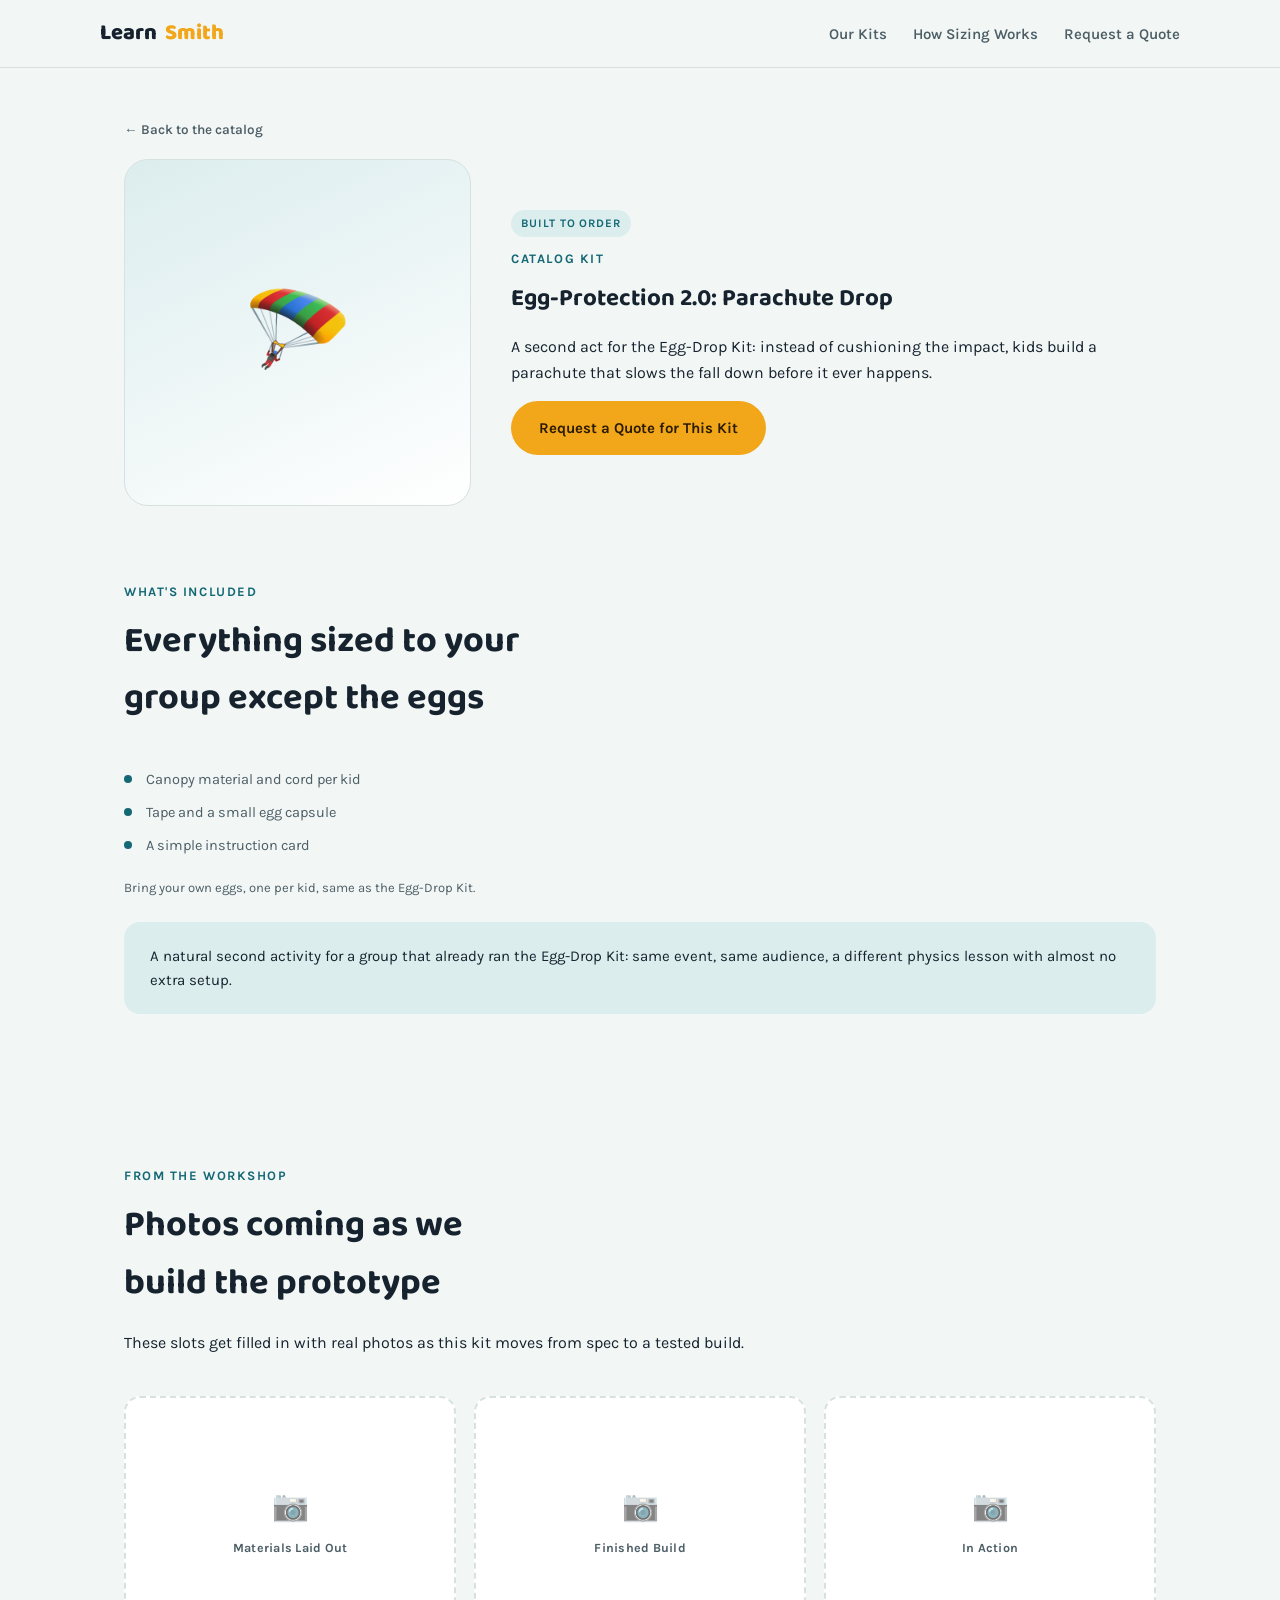
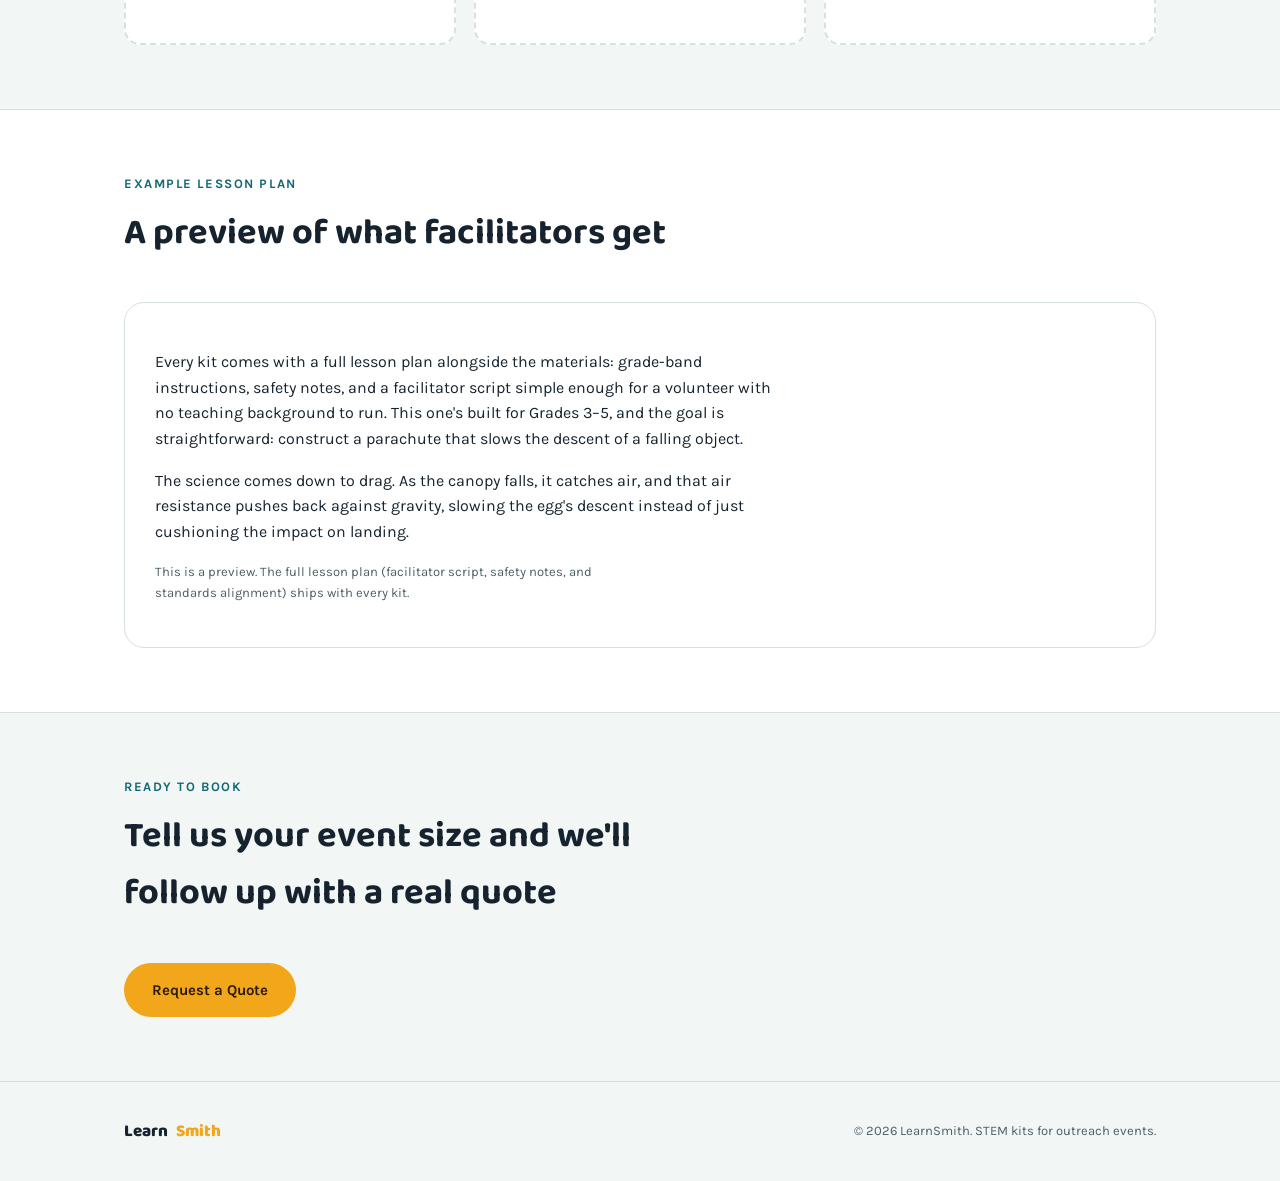
<file: kits/parachute-drop.html>
<!doctype html>
<html lang="en">
<head>
<meta charset="utf-8">
<meta name="viewport" content="width=device-width, initial-scale=1">
<title>Egg-Protection 2.0: Parachute Drop | LearnSmith</title>
<meta name="description" content="A second act for the Egg-Drop Kit: build a parachute that slows the fall down before it ever happens.">
<link rel="stylesheet" href="../style.css">
</head>
<body>

<header class="site">
  <div class="wrap nav-row">
    <a class="brand" href="../index.html#top">Learn<span class="dot">Smith</span></a>
    <button class="nav-toggle" id="nav-toggle" aria-label="Toggle menu" aria-expanded="false" aria-controls="nav-links">
      <span></span>
    </button>
    <nav class="links" id="nav-links">
      <a href="../index.html#kits">Our Kits</a>
      <a href="../index.html#sizing">How Sizing Works</a>
      <a href="../index.html#quote">Request a Quote</a>
    </nav>
  </div>
</header>

<main>

  <section class="kit-hero">
    <div class="wrap">
      <a class="breadcrumb" href="../index.html#kits">&larr; Back to the catalog</a>
      <div class="kit-hero-grid">
        <div class="kit-icon-plate" aria-hidden="true">🪂</div>
        <div>
          <span class="card-tag">Built to Order</span>
          <p class="eyebrow">Catalog Kit</p>
          <h1>Egg-Protection 2.0: Parachute Drop</h1>
          <p class="lede">A second act for the Egg-Drop Kit: instead of cushioning the impact, kids build a parachute that slows the fall down before it ever happens.</p>
          <a class="btn btn-primary" href="../index.html#quote">Request a Quote for This Kit</a>
        </div>
      </div>
    </div>
  </section>

  <section>
    <div class="wrap">
      <div class="section-head">
        <p class="eyebrow">What's Included</p>
        <h2>Everything sized to your group except the eggs</h2>
      </div>
      <ul class="spec-list">
        <li>Canopy material and cord per kid</li>
        <li>Tape and a small egg capsule</li>
        <li>A simple instruction card</li>
      </ul>
      <p class="lesson-note">Bring your own eggs, one per kid, same as the Egg-Drop Kit.</p>
      <div class="fit-callout">
        <p>A natural second activity for a group that already ran the Egg-Drop Kit: same event, same audience, a different physics lesson with almost no extra setup.</p>
      </div>
    </div>
  </section>

  <section>
    <div class="wrap">
      <div class="section-head">
        <p class="eyebrow">From the Workshop</p>
        <h2>Photos coming as we build the prototype</h2>
        <p>These slots get filled in with real photos as this kit moves from spec to a tested build.</p>
      </div>
      <div class="photo-grid">
        <div class="photo-placeholder">
          <span class="camera-icon" aria-hidden="true">📷</span>
          <span class="label">Materials Laid Out</span>
        </div>
        <div class="photo-placeholder">
          <span class="camera-icon" aria-hidden="true">📷</span>
          <span class="label">Finished Build</span>
        </div>
        <div class="photo-placeholder">
          <span class="camera-icon" aria-hidden="true">📷</span>
          <span class="label">In Action</span>
        </div>
      </div>
    </div>
  </section>

  <section class="alt">
    <div class="wrap">
      <div class="section-head">
        <p class="eyebrow">Example Lesson Plan</p>
        <h2>A preview of what facilitators get</h2>
      </div>
      <div class="lesson-preview">
        <p>Every kit comes with a full lesson plan alongside the materials: grade-band instructions, safety notes, and a facilitator script simple enough for a volunteer with no teaching background to run. This one's built for Grades 3–5, and the goal is straightforward: construct a parachute that slows the descent of a falling object.</p>
        <p>The science comes down to drag. As the canopy falls, it catches air, and that air resistance pushes back against gravity, slowing the egg's descent instead of just cushioning the impact on landing.</p>
        <p class="lesson-note">This is a preview. The full lesson plan (facilitator script, safety notes, and standards alignment) ships with every kit.</p>
      </div>
    </div>
  </section>

  <section>
    <div class="wrap">
      <div class="section-head">
        <p class="eyebrow">Ready to Book</p>
        <h2>Tell us your event size and we'll follow up with a real quote</h2>
      </div>
      <a class="btn btn-primary" href="../index.html#quote">Request a Quote</a>
    </div>
  </section>

</main>

<footer class="site">
  <div class="wrap footer-row">
    <a class="brand small" href="../index.html#top">Learn<span class="dot">Smith</span></a>
    <small>&copy; 2026 LearnSmith. STEM kits for outreach events.</small>
  </div>
</footer>

<script src="../script.js"></script>
</body>
</html>
</file>
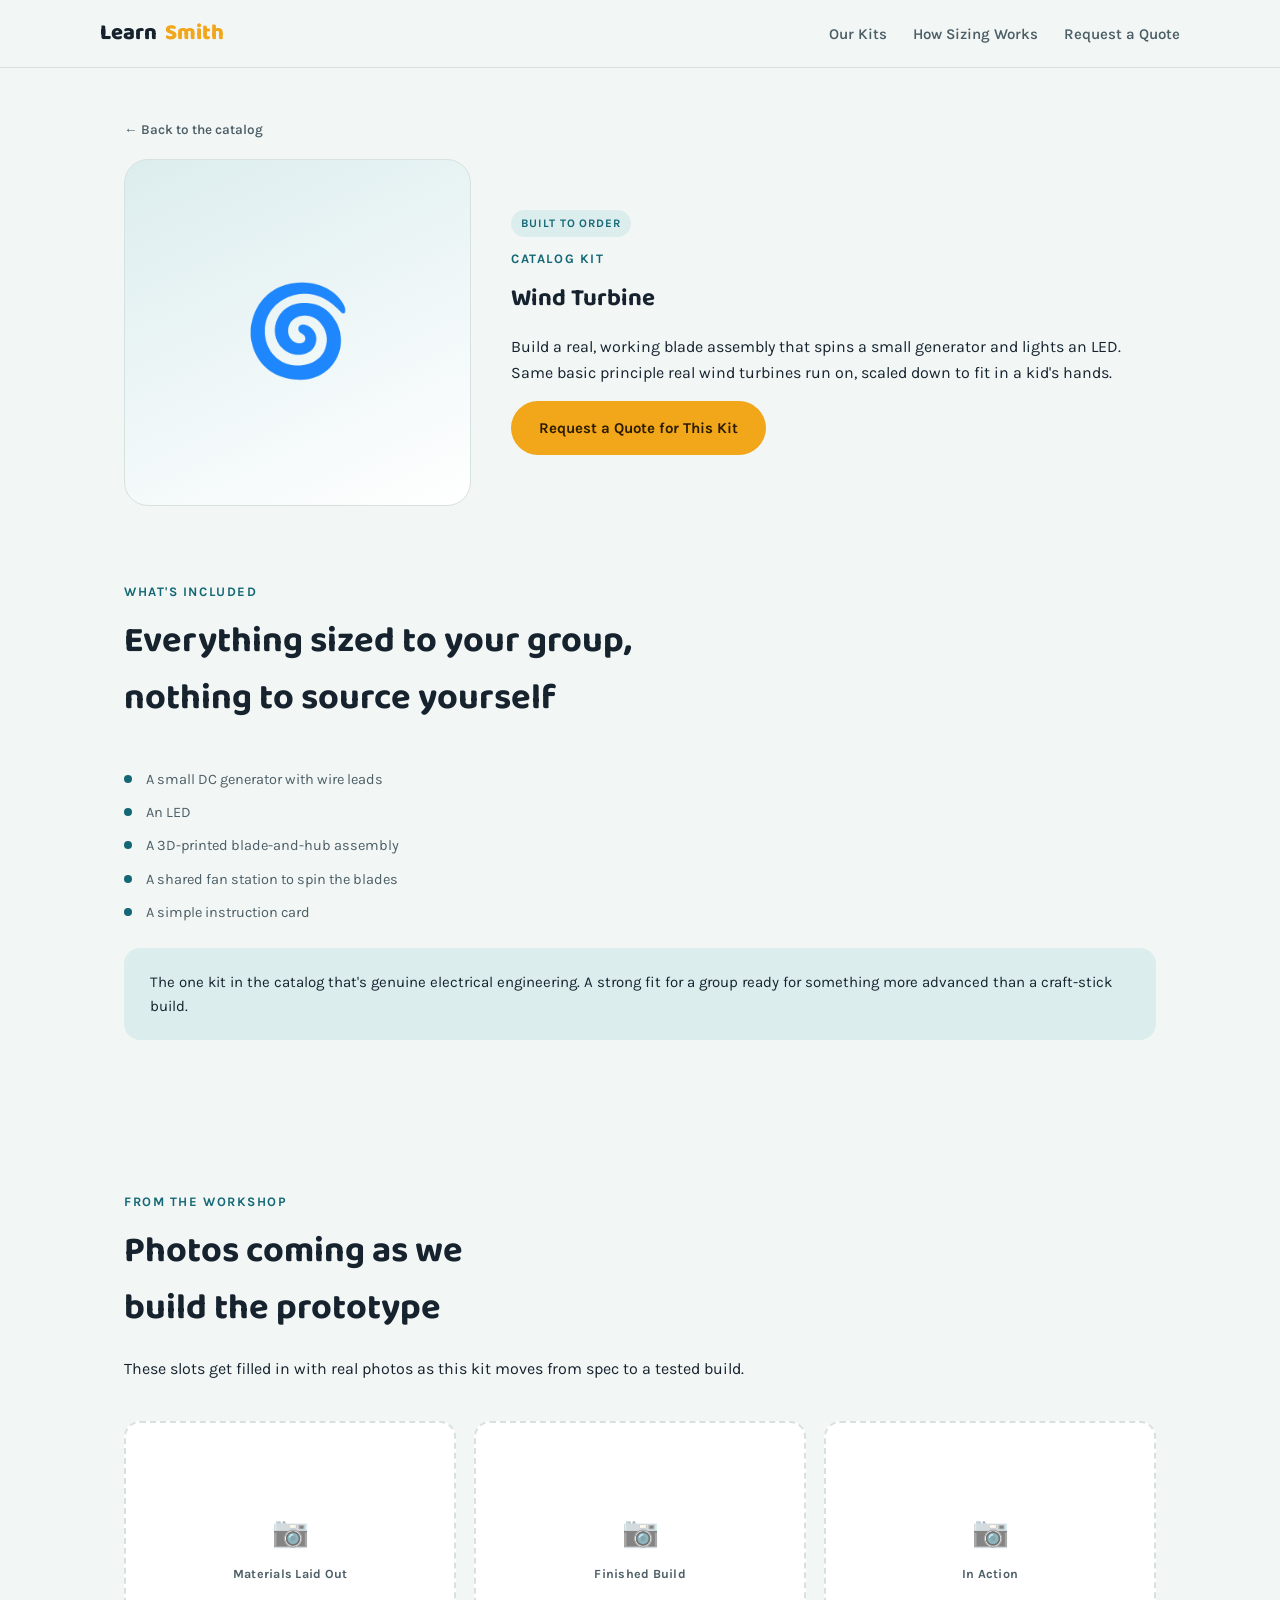
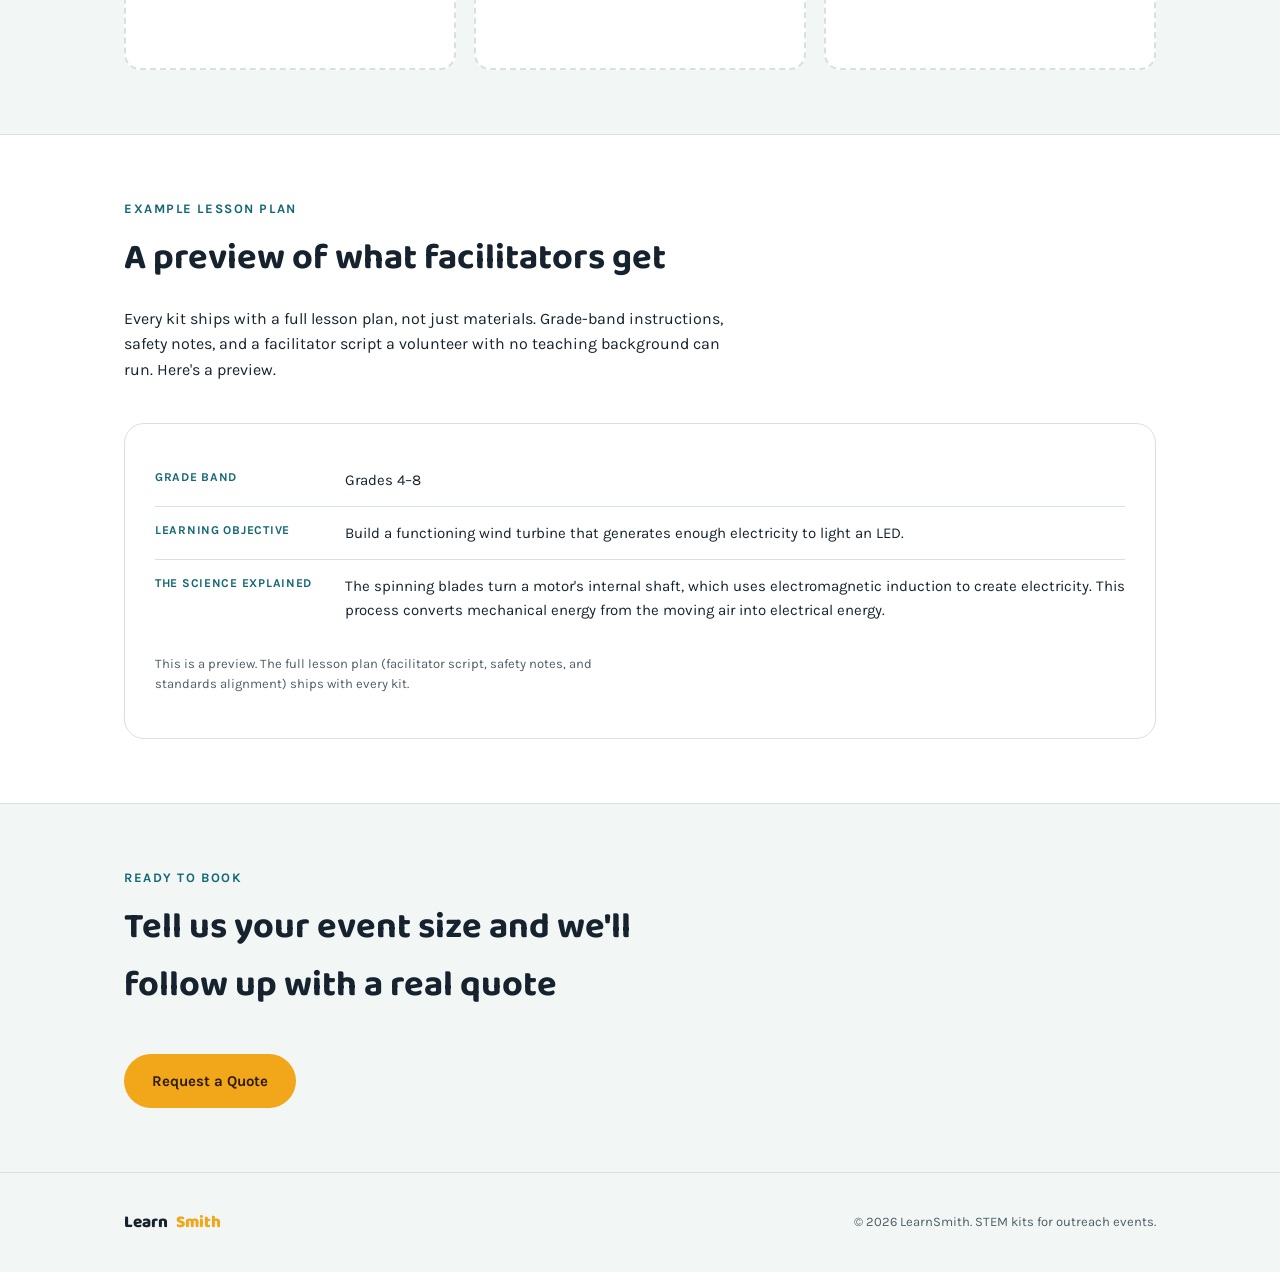
<file: kits/wind-turbine.html>
<!doctype html>
<html lang="en">
<head>
<meta charset="utf-8">
<meta name="viewport" content="width=device-width, initial-scale=1">
<title>Wind Turbine | LearnSmith</title>
<meta name="description" content="Build a real, working blade assembly that spins a small generator and lights an LED. Actual electrical engineering, scaled down to fit a classroom.">
<link rel="stylesheet" href="../style.css">
</head>
<body>

<header class="site">
  <div class="wrap nav-row">
    <a class="brand" href="../index.html#top">Learn<span class="dot">Smith</span></a>
    <button class="nav-toggle" id="nav-toggle" aria-label="Toggle menu" aria-expanded="false" aria-controls="nav-links">
      <span></span>
    </button>
    <nav class="links" id="nav-links">
      <a href="../index.html#kits">Our Kits</a>
      <a href="../index.html#sizing">How Sizing Works</a>
      <a href="../index.html#quote">Request a Quote</a>
    </nav>
  </div>
</header>

<main>

  <section class="kit-hero">
    <div class="wrap">
      <a class="breadcrumb" href="../index.html#kits">&larr; Back to the catalog</a>
      <div class="kit-hero-grid">
        <div class="kit-icon-plate" aria-hidden="true">🌀</div>
        <div>
          <span class="card-tag">Built to Order</span>
          <p class="eyebrow">Catalog Kit</p>
          <h1>Wind Turbine</h1>
          <p class="lede">Build a real, working blade assembly that spins a small generator and lights an LED. Same basic principle real wind turbines run on, scaled down to fit in a kid's hands.</p>
          <a class="btn btn-primary" href="../index.html#quote">Request a Quote for This Kit</a>
        </div>
      </div>
    </div>
  </section>

  <section>
    <div class="wrap">
      <div class="section-head">
        <p class="eyebrow">What's Included</p>
        <h2>Everything sized to your group, nothing to source yourself</h2>
      </div>
      <ul class="spec-list">
        <li>A small DC generator with wire leads</li>
        <li>An LED</li>
        <li>A 3D-printed blade-and-hub assembly</li>
        <li>A shared fan station to spin the blades</li>
        <li>A simple instruction card</li>
      </ul>
      <div class="fit-callout">
        <p>The one kit in the catalog that's genuine electrical engineering. A strong fit for a group ready for something more advanced than a craft-stick build.</p>
      </div>
    </div>
  </section>

  <section>
    <div class="wrap">
      <div class="section-head">
        <p class="eyebrow">From the Workshop</p>
        <h2>Photos coming as we build the prototype</h2>
        <p>These slots get filled in with real photos as this kit moves from spec to a tested build.</p>
      </div>
      <div class="photo-grid">
        <div class="photo-placeholder">
          <span class="camera-icon" aria-hidden="true">📷</span>
          <span class="label">Materials Laid Out</span>
        </div>
        <div class="photo-placeholder">
          <span class="camera-icon" aria-hidden="true">📷</span>
          <span class="label">Finished Build</span>
        </div>
        <div class="photo-placeholder">
          <span class="camera-icon" aria-hidden="true">📷</span>
          <span class="label">In Action</span>
        </div>
      </div>
    </div>
  </section>

  <section class="alt">
    <div class="wrap">
      <div class="section-head">
        <p class="eyebrow">Example Lesson Plan</p>
        <h2>A preview of what facilitators get</h2>
        <p>Every kit ships with a full lesson plan, not just materials. Grade-band instructions, safety notes, and a facilitator script a volunteer with no teaching background can run. Here's a preview.</p>
      </div>
      <div class="lesson-preview">
        <div class="lp-row">
          <span class="lp-label">Grade Band</span>
          <p class="lp-value">Grades 4–8</p>
        </div>
        <div class="lp-row">
          <span class="lp-label">Learning Objective</span>
          <p class="lp-value">Build a functioning wind turbine that generates enough electricity to light an LED.</p>
        </div>
        <div class="lp-row">
          <span class="lp-label">The Science Explained</span>
          <p class="lp-value">The spinning blades turn a motor's internal shaft, which uses electromagnetic induction to create electricity. This process converts mechanical energy from the moving air into electrical energy.</p>
        </div>
        <p class="lesson-note">This is a preview. The full lesson plan (facilitator script, safety notes, and standards alignment) ships with every kit.</p>
      </div>
    </div>
  </section>

  <section>
    <div class="wrap">
      <div class="section-head">
        <p class="eyebrow">Ready to Book</p>
        <h2>Tell us your event size and we'll follow up with a real quote</h2>
      </div>
      <a class="btn btn-primary" href="../index.html#quote">Request a Quote</a>
    </div>
  </section>

</main>

<footer class="site">
  <div class="wrap footer-row">
    <a class="brand small" href="../index.html#top">Learn<span class="dot">Smith</span></a>
    <small>&copy; 2026 LearnSmith. STEM kits for outreach events.</small>
  </div>
</footer>

<script src="../script.js"></script>
</body>
</html>
</file>
<file: style.css>
@import url('https://fonts.googleapis.com/css2?family=Baloo+2:wght@600;700;800&family=Karla:wght@400;500;600;700&display=swap');

:root {
  --paper: #f2f6f5;
  --paper-raised: #ffffff;
  --ink: #16232e;
  --ink-soft: #4c5e66;
  --accent: #f2a61a;
  --accent-ink: #2c1c00;
  --teal: #146875;
  --teal-soft: #dcedee;
  --rule: #d7e1e0;
  --shadow: rgba(22, 35, 46, 0.08);

  --font-display: 'Baloo 2', 'Segoe UI', system-ui, sans-serif;
  --font-body: 'Karla', -apple-system, BlinkMacSystemFont, sans-serif;
}

@media (prefers-color-scheme: dark) {
  :root:not([data-theme="light"]) {
    --paper: #101a1c;
    --paper-raised: #17262a;
    --ink: #eaf1ee;
    --ink-soft: #9db0ac;
    --accent: #ffc24d;
    --accent-ink: #2c1c00;
    --teal: #67c0cb;
    --teal-soft: #17323a;
    --rule: #2a3a3e;
    --shadow: rgba(0, 0, 0, 0.35);
  }
}
:root[data-theme="dark"] {
  --paper: #101a1c;
  --paper-raised: #17262a;
  --ink: #eaf1ee;
  --ink-soft: #9db0ac;
  --accent: #ffc24d;
  --accent-ink: #2c1c00;
  --teal: #67c0cb;
  --teal-soft: #17323a;
  --rule: #2a3a3e;
  --shadow: rgba(0, 0, 0, 0.35);
}

* { box-sizing: border-box; }

html { scroll-behavior: smooth; }
@media (prefers-reduced-motion: reduce) {
  html { scroll-behavior: auto; }
  * { animation: none !important; transition: none !important; }
}

body {
  margin: 0;
  background: var(--paper);
  color: var(--ink);
  font-family: var(--font-body);
  font-size: 16px;
  line-height: 1.6;
}

.wrap { max-width: 1080px; margin: 0 auto; padding: 0 24px; }

a { color: var(--teal); }
a:focus-visible, button:focus-visible, input:focus-visible, textarea:focus-visible {
  outline: 3px solid var(--accent);
  outline-offset: 2px;
}

h1, h2, h3 {
  font-family: var(--font-display);
  font-weight: 700;
  text-wrap: balance;
  margin: 0 0 0.5em;
}

p { max-width: 62ch; }

.eyebrow {
  font-family: var(--font-body);
  font-weight: 700;
  font-size: 13px;
  letter-spacing: 0.12em;
  text-transform: uppercase;
  color: var(--teal);
  margin: 0 0 10px;
}

.btn {
  display: inline-flex;
  align-items: center;
  gap: 8px;
  font-family: var(--font-body);
  font-weight: 700;
  font-size: 15px;
  padding: 13px 26px;
  border-radius: 999px;
  border: 2px solid transparent;
  cursor: pointer;
  text-decoration: none;
  transition: transform 0.15s ease, box-shadow 0.15s ease;
}
.btn-primary { background: var(--accent); color: var(--accent-ink); }
.btn-primary:hover { transform: translateY(-1px); box-shadow: 0 8px 20px var(--shadow); }
.btn-ghost { background: transparent; color: var(--ink); border-color: var(--rule); }
.btn-ghost:hover { border-color: var(--teal); color: var(--teal); }

/* ---------- header / nav ---------- */
header.site {
  position: sticky; top: 0; z-index: 10;
  background: color-mix(in srgb, var(--paper) 88%, transparent);
  backdrop-filter: blur(8px);
  border-bottom: 1px solid var(--rule);
}
.nav-row {
  display: flex; align-items: center; justify-content: space-between;
  padding: 16px 0;
}
.brand {
  font-family: var(--font-display);
  font-weight: 800;
  font-size: 22px;
  color: var(--ink);
  text-decoration: none;
  display: flex; align-items: center; gap: 8px;
}
.brand .dot { color: var(--accent); }
.brand.small { font-size: 17px; }
nav.links { display: flex; gap: 26px; }
nav.links a {
  color: var(--ink-soft);
  text-decoration: none;
  font-weight: 600;
  font-size: 15px;
}
nav.links a:hover { color: var(--teal); }
.nav-toggle {
  display: none;
  background: none; border: none; cursor: pointer;
  width: 40px; height: 40px;
  flex-direction: column;
  align-items: center; justify-content: center;
}
.nav-toggle span, .nav-toggle::before, .nav-toggle::after {
  content: ""; display: block; width: 22px; height: 2px; background: var(--ink);
  transition: transform 0.2s ease, opacity 0.2s ease;
}
.nav-toggle span { margin: 5px 0; }

/* ---------- hero ---------- */
.hero { padding: 76px 0 64px; }
.hero-grid {
  display: grid;
  grid-template-columns: 1.1fr 0.9fr;
  gap: 48px;
  align-items: center;
}
.hero h1 {
  font-size: clamp(38px, 5.4vw, 56px);
  line-height: 1.04;
}
.hero .lede {
  font-size: 18px;
  color: var(--ink-soft);
  max-width: 48ch;
  margin: 0 0 28px;
}
.hero-actions { display: flex; gap: 14px; flex-wrap: wrap; }
.trust-line { font-size: 13.5px; color: var(--ink-soft); margin: 14px 0 0; }
.hero-art {
  aspect-ratio: 1 / 1;
  border-radius: 28px;
  background:
    radial-gradient(circle at 30% 25%, color-mix(in srgb, var(--accent) 35%, transparent), transparent 55%),
    linear-gradient(160deg, var(--teal-soft), var(--paper-raised));
  border: 1px solid var(--rule);
  display: flex; align-items: center; justify-content: center;
  position: relative;
  overflow: hidden;
}
.hero-icon-grid {
  display: grid;
  grid-template-columns: repeat(3, 1fr);
  gap: 22px;
  padding: 32px;
}
.hero-icon-grid span {
  font-size: 46px;
  filter: drop-shadow(0 12px 20px var(--shadow));
}

/* ---------- generic section framing ---------- */
section { padding: 64px 0; }
section.alt { background: var(--paper-raised); border-top: 1px solid var(--rule); border-bottom: 1px solid var(--rule); }
.section-head { max-width: 62ch; margin-bottom: 40px; }
.section-head h2 { font-size: clamp(28px, 3.6vw, 36px); }

/* ---------- problem cards ---------- */
.problem-grid {
  display: grid;
  grid-template-columns: repeat(3, 1fr);
  gap: 20px;
}
.problem-card {
  background: var(--paper-raised);
  border: 1px solid var(--rule);
  border-radius: 18px;
  padding: 26px;
}
.problem-card .index {
  font-family: var(--font-display);
  font-weight: 800;
  font-size: 30px;
  color: var(--accent);
  opacity: 0.8;
  margin-bottom: 10px;
  display: block;
}
.problem-card h3 { font-size: 19px; margin-bottom: 8px; }
.problem-card p { font-size: 14.5px; color: var(--ink-soft); margin: 0; }

/* ---------- kit product section ---------- */
.kit-layout {
  display: grid;
  grid-template-columns: 0.85fr 1.15fr;
  gap: 44px;
  align-items: start;
}
.kit-media {
  border-radius: 20px;
  background: linear-gradient(155deg, var(--teal-soft), var(--paper-raised));
  border: 1px solid var(--rule);
  padding: 40px;
  text-align: center;
}
.kit-media .icon-big { font-size: 88px; }
.kit-media .caption { font-size: 13px; color: var(--ink-soft); margin-top: 12px; }

.tier-table {
  width: 100%;
  border-collapse: collapse;
  margin: 20px 0 8px;
  font-size: 14.5px;
}
.tier-table th {
  text-align: left;
  font-size: 12px;
  letter-spacing: 0.06em;
  text-transform: uppercase;
  color: var(--ink-soft);
  padding: 0 12px 10px 0;
  border-bottom: 2px solid var(--ink);
}
.tier-table td {
  padding: 14px 12px 14px 0;
  border-bottom: 1px solid var(--rule);
  vertical-align: top;
}
.tier-table td:first-child { font-family: var(--font-display); font-weight: 700; color: var(--teal); white-space: nowrap; }
.tier-table .size { font-variant-numeric: tabular-nums; white-space: nowrap; }
.scroll-x { overflow-x: auto; }

/* ---------- catalog card tag ---------- */
.card-tag {
  display: inline-block;
  font-size: 11.5px;
  font-weight: 700;
  letter-spacing: 0.08em;
  text-transform: uppercase;
  color: var(--teal);
  background: var(--teal-soft);
  padding: 4px 10px;
  border-radius: 999px;
  margin-bottom: 12px;
}

/* ---------- quote form ---------- */
.quote-layout {
  display: grid;
  grid-template-columns: 0.9fr 1.1fr;
  gap: 44px;
}
form#quote-form {
  display: grid;
  gap: 16px;
  background: var(--paper-raised);
  border: 1px solid var(--rule);
  border-radius: 20px;
  padding: 30px;
}
.field { display: grid; gap: 6px; }
.field label { font-size: 13.5px; font-weight: 700; color: var(--ink); }
.field input, .field select, .field textarea {
  font-family: var(--font-body);
  font-size: 15px;
  padding: 11px 13px;
  border-radius: 10px;
  border: 1.5px solid var(--rule);
  background: var(--paper);
  color: var(--ink);
}
.field textarea { resize: vertical; min-height: 90px; }
.form-row { display: grid; grid-template-columns: 1fr 1fr; gap: 16px; }
#quote-status {
  font-size: 14px;
  min-height: 1.4em;
}
#quote-status[data-state="ok"] { color: var(--teal); }
#quote-status[data-state="err"] { color: #c0392b; }

/* ---------- catalog grid (kit pages linking out) ---------- */
.catalog-grid {
  display: grid;
  grid-template-columns: repeat(auto-fit, minmax(240px, 1fr));
  gap: 22px;
}
.catalog-card {
  display: block;
  border: 1.5px solid var(--rule);
  border-radius: 18px;
  padding: 26px;
  background: var(--paper-raised);
  text-decoration: none;
  color: inherit;
  transition: transform 0.15s ease, box-shadow 0.15s ease, border-color 0.15s ease;
}
.catalog-card:hover {
  transform: translateY(-2px);
  box-shadow: 0 10px 24px var(--shadow);
  border-color: var(--teal);
}
.catalog-card .glyph { font-size: 32px; margin-bottom: 14px; display: block; }
.catalog-card h3 { font-size: 19px; margin-bottom: 8px; color: var(--ink); }
.catalog-card p { font-size: 14.5px; color: var(--ink-soft); margin: 0 0 14px; }
.catalog-card .card-cta { font-size: 13.5px; font-weight: 700; color: var(--teal); }

/* ---------- kit detail pages ---------- */
.breadcrumb {
  font-size: 13.5px;
  font-weight: 600;
  color: var(--ink-soft);
  text-decoration: none;
  display: inline-flex;
  align-items: center;
  gap: 6px;
  margin-bottom: 18px;
}
.breadcrumb:hover { color: var(--teal); }

.kit-hero { padding: 48px 0 12px; }
.kit-hero-grid {
  display: grid;
  grid-template-columns: 0.7fr 1.3fr;
  gap: 40px;
  align-items: center;
}
.kit-icon-plate {
  aspect-ratio: 1;
  border-radius: 24px;
  background: linear-gradient(155deg, var(--teal-soft), var(--paper-raised));
  border: 1px solid var(--rule);
  display: flex; align-items: center; justify-content: center;
  font-size: 88px;
}

.spec-list {
  list-style: none;
  margin: 20px 0;
  padding: 0;
  display: grid;
  gap: 10px;
}
.spec-list li {
  padding-left: 22px;
  position: relative;
  font-size: 14.5px;
  color: var(--ink-soft);
}
.spec-list li::before {
  content: "";
  position: absolute; left: 0; top: 7px;
  width: 8px; height: 8px;
  background: var(--teal);
  border-radius: 50%;
}

.fit-callout {
  background: var(--teal-soft);
  border-radius: 16px;
  padding: 22px 26px;
  margin: 24px 0;
}
.fit-callout p { margin: 0; color: var(--ink); font-size: 15px; max-width: none; }

.lesson-preview {
  border: 1px solid var(--rule);
  border-radius: 20px;
  background: var(--paper-raised);
  padding: 30px;
  margin-top: 12px;
}
.lesson-preview .lp-row {
  display: grid;
  grid-template-columns: 170px 1fr;
  gap: 6px 20px;
  padding: 14px 0;
  border-bottom: 1px solid var(--rule);
}
.lesson-preview .lp-row:last-of-type { border-bottom: none; }
.lesson-preview .lp-label {
  font-size: 12px;
  letter-spacing: 0.06em;
  text-transform: uppercase;
  font-weight: 700;
  color: var(--teal);
}
.lesson-preview .lp-value { font-size: 15px; color: var(--ink); margin: 0; max-width: none; }
.lesson-note { font-size: 13px; color: var(--ink-soft); margin-top: 18px; }

/* ---------- photo placeholders ---------- */
.photo-grid {
  display: grid;
  grid-template-columns: repeat(3, 1fr);
  gap: 18px;
}
.photo-placeholder {
  aspect-ratio: 4 / 3;
  border: 2px dashed var(--rule);
  border-radius: 16px;
  background: var(--paper-raised);
  display: flex;
  flex-direction: column;
  align-items: center;
  justify-content: center;
  gap: 8px;
  color: var(--ink-soft);
}
.photo-placeholder .camera-icon { font-size: 30px; opacity: 0.55; }
.photo-placeholder .label { font-size: 12.5px; font-weight: 700; letter-spacing: 0.02em; }

/* ---------- footer ---------- */
footer.site {
  border-top: 1px solid var(--rule);
  padding: 36px 0;
}
.footer-row {
  display: flex; justify-content: space-between; align-items: center; flex-wrap: wrap; gap: 12px;
}
.footer-row small { color: var(--ink-soft); font-size: 13px; }

/* ---------- responsive ---------- */
@media (max-width: 860px) {
  .hero-grid { grid-template-columns: 1fr; }
  .hero-art { max-width: 340px; margin: 0 auto; }
  .problem-grid { grid-template-columns: 1fr; }
  .kit-layout, .quote-layout { grid-template-columns: 1fr; }
  .hero-icon-grid { max-width: 300px; margin: 0 auto; }
  .form-row { grid-template-columns: 1fr; }
  .kit-hero-grid { grid-template-columns: 1fr; }
  .kit-icon-plate { max-width: 200px; margin: 0 auto; font-size: 64px; }
  .lesson-preview .lp-row { grid-template-columns: 1fr; }
  .photo-grid { grid-template-columns: 1fr 1fr; }

  nav.links {
    position: absolute; top: 100%; left: 0; right: 0;
    background: var(--paper-raised);
    border-bottom: 1px solid var(--rule);
    flex-direction: column;
    padding: 18px 24px;
    display: none;
  }
  nav.links.open { display: flex; }
  .nav-toggle { display: flex; }
}
</file>
